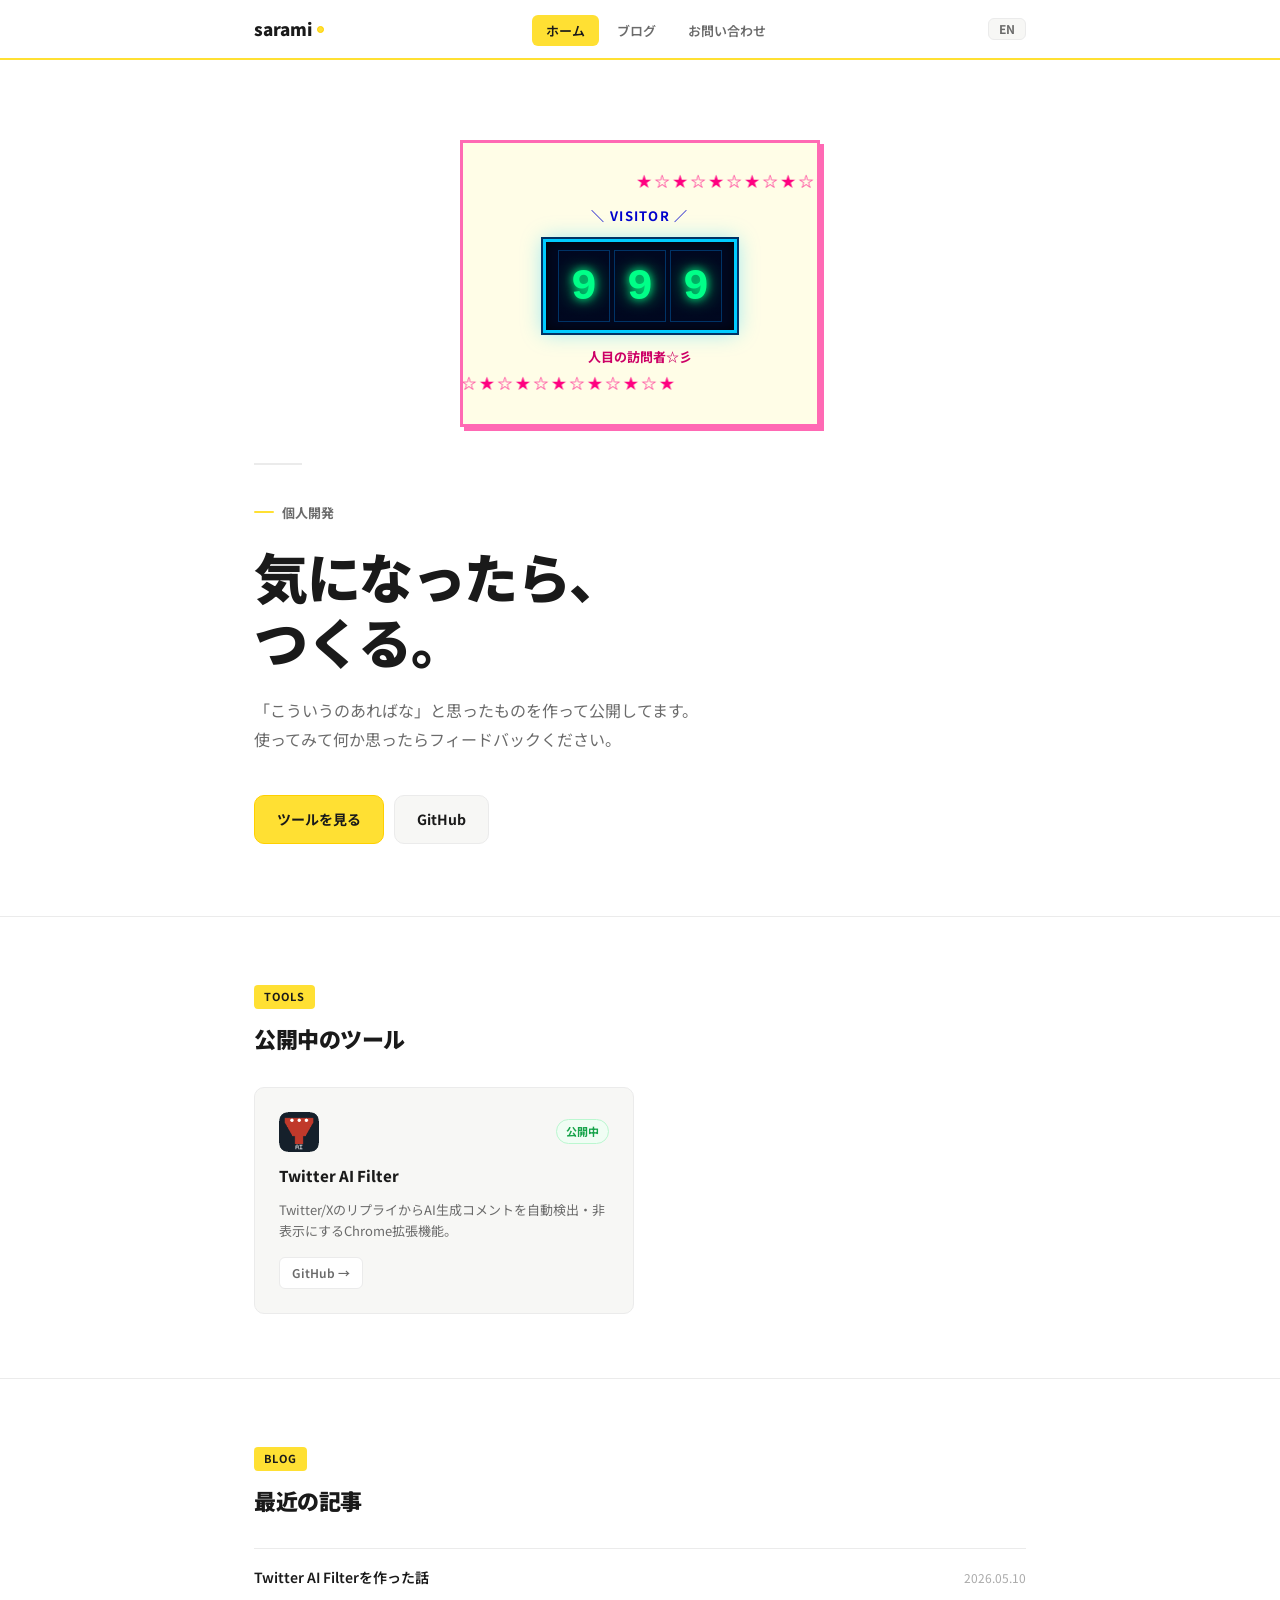
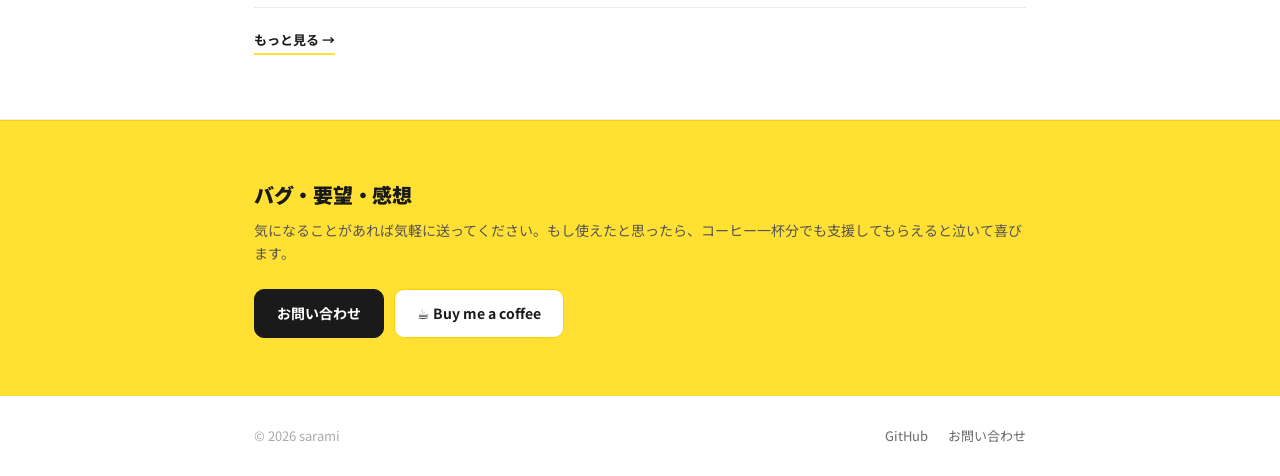
<file: index.html>
<!DOCTYPE html>
<html lang="ja">
<head>
  <meta charset="UTF-8">
  <meta name="viewport" content="width=device-width, initial-scale=1.0">
  <title>sarami — 個人開発ツール配布サイト</title>
  <meta name="description" content="「こういうのあればな」と思ったものを作って公開しています。TwitterのAIリプ検出フィルターなど、実用的な個人開発ツールを無料配布中。">
  <meta name="keywords" content="sarami,個人開発,ツール,Chrome拡張機能,Twitter,AIフィルター,無料">
  <meta name="author" content="sarami">
  <link rel="canonical" href="https://sarami29meat.github.io/">

  <!-- OGP -->
  <meta property="og:type" content="website">
  <meta property="og:url" content="https://sarami29meat.github.io/">
  <meta property="og:title" content="sarami — 個人開発ツール配布サイト">
  <meta property="og:description" content="「こういうのあればな」と思ったものを作って公開しています。TwitterのAIリプ検出フィルターなど、実用的な個人開発ツールを無料配布中。">
  <meta property="og:site_name" content="sarami">
  <meta property="og:locale" content="ja_JP">

  <!-- Twitter Card -->
  <meta name="twitter:card" content="summary">
  <meta name="twitter:title" content="sarami — 個人開発ツール配布サイト">
  <meta name="twitter:description" content="「こういうのあればな」と思ったものを作って公開しています。実用的な個人開発ツールを無料配布中。">
  <!-- Favicon -->
  <link rel="icon" type="image/x-icon" href="favicon.ico">
  <link rel="icon" type="image/svg+xml" href="icon.svg">
  <link rel="apple-touch-icon" sizes="180x180" href="apple-touch-icon.png?v=3">

  <link rel="preconnect" href="https://fonts.googleapis.com">
  <link href="https://fonts.googleapis.com/css2?family=Noto+Sans+JP:wght@400;500;700;900&display=swap" rel="stylesheet">
  <link rel="stylesheet" href="css/style.css?v=10">
  <!-- Google tag (gtag.js) -->
  <script async src="https://www.googletagmanager.com/gtag/js?id=G-NRNSLRMSQV"></script>
  <script>
    window.dataLayer = window.dataLayer || [];
    function gtag(){dataLayer.push(arguments);}
    gtag('js', new Date());
    gtag('config', 'G-NRNSLRMSQV');
  </script>
</head>
<body>

<nav>
  <div class="nav-inner">
    <a class="nav-logo" href="index.html">sarami <span class="nav-logo-dot"></span></a>
    <ul class="nav-links">
      <li><a href="index.html" class="active" data-i18n="nav-home">ホーム</a></li>
      <li><a href="blog/index.html" data-i18n="nav-blog">ブログ</a></li>
      <li><a href="contact.html" data-i18n="nav-contact">お問い合わせ</a></li>
    </ul>
    <div class="nav-right">
      <button id="lang-toggle">EN</button>
      <div class="nav-burger"><span></span><span></span><span></span></div>
    </div>
  </div>
</nav>

<main>
  <section class="hero">
    <div class="wrap">

      <!-- スロットカウンター -->
      <div class="counter-stage">
        <marquee class="kira-marquee" scrollamount="4">★☆★☆★☆★☆★☆★☆★☆★☆★☆★☆★☆</marquee>
        <p class="counter-eyebrow">＼ VISITOR ／</p>
        <div class="digit-display" id="digit-display">
          <div class="digit-box"><div class="digit-reel"><span>9</span></div></div>
          <div class="digit-box"><div class="digit-reel"><span>9</span></div></div>
          <div class="digit-box"><div class="digit-reel"><span>9</span></div></div>
        </div>
        <p class="counter-label">人目の訪問者☆彡</p>
        <marquee class="kira-marquee" scrollamount="4" direction="right">☆★☆★☆★☆★☆★☆★☆★☆★☆★☆★☆★</marquee>
      </div>

      <div class="hero-sep"></div>

      <p class="hero-eyebrow" data-i18n="hero-eyebrow">個人開発</p>
      <h1 data-i18n="hero-title">気になったら、<br>つくる。</h1>
      <p class="hero-body" data-i18n="hero-body">「こういうのあればな」と思ったものを作って公開してます。<br>使ってみて何か思ったらフィードバックください。</p>
      <div class="hero-actions">
        <a href="#tools" class="btn-primary" data-i18n="hero-btn-tools">ツールを見る</a>
        <a href="https://github.com/sarami29meat" target="_blank" class="btn-ghost">GitHub</a>
      </div>
    </div>
  </section>

  <section class="sec" id="tools">
    <div class="wrap">
      <div class="sec-head">
        <p class="sec-label" data-i18n="tools-label">Tools</p>
        <h2 class="sec-title" data-i18n="tools-title">公開中のツール</h2>
      </div>
      <div class="tools-grid" id="tools-grid"></div>
    </div>
  </section>

  <section class="sec">
    <div class="wrap">
      <div class="sec-head">
        <p class="sec-label" data-i18n="blog-label">Blog</p>
        <h2 class="sec-title" data-i18n="blog-title">最近の記事</h2>
      </div>
      <div class="posts-list" id="recent-posts"></div>
      <a href="blog/index.html" class="more-link" data-i18n="more-link">もっと見る →</a>
    </div>
  </section>

  <section class="sec-contact">
    <div class="wrap">
      <div class="contact-cta">
        <div class="contact-cta-text">
          <h2 class="contact-cta-title" data-i18n="cta-title">バグ・要望・感想</h2>
          <p class="contact-cta-sub" data-i18n="cta-sub">気になることがあれば気軽に送ってください。もし使えたと思ったら、コーヒー一杯分でも支援してもらえると泣いて喜びます。</p>
        </div>
        <div class="contact-cta-actions">
          <a href="contact.html" class="btn-primary" data-i18n="cta-btn-contact">お問い合わせ</a>
          <a href="https://www.buymeacoffee.com/sarami2929" target="_blank" class="btn-ghost" data-i18n="cta-btn-coffee">☕ Buy me a coffee</a>
        </div>
      </div>
    </div>
  </section>
</main>

<!-- キリ番ポップアップ -->
<div id="kiriban-overlay" style="display:none;">
  <div id="kiriban-box">
    <div id="kiriban-inner">
      <div id="kiriban-stars">★☆★☆★☆★</div>
      <div id="kiriban-emoji">🎉</div>
      <span id="kiriban-num"></span>
      <div id="kiriban-msg"></div>
      <a id="kiriban-link" href="#" target="_blank" style="display:none;">
        ★ キリ番特別ページへ ★
      </a>
      <br>
      <button id="kiriban-close">【 閉じる 】</button>
    </div>
  </div>
</div>

<footer>
  <div class="wrap">
    <div class="foot-inner">
      <span class="foot-copy">© 2026 sarami</span>
      <div class="foot-links">
        <a href="https://github.com/sarami29meat" target="_blank">GitHub</a>
        <a href="contact.html" data-i18n="nav-contact">お問い合わせ</a>
      </div>
    </div>
  </div>
</footer>

<script type="application/ld+json">
{
  "@context": "https://schema.org",
  "@type": "WebSite",
  "name": "sarami",
  "url": "https://sarami29meat.github.io/",
  "description": "個人開発ツール配布サイト。気になったら作る。",
  "author": {
    "@type": "Person",
    "name": "sarami",
    "url": "https://sarami29meat.github.io/",
    "sameAs": ["https://github.com/sarami29meat"]
  },
  "potentialAction": {
    "@type": "SearchAction",
    "target": "https://sarami29meat.github.io/blog/",
    "query-input": "required name=search_term_string"
  }
}
</script>
<script src="data/tools.js?v=2"></script>
<script src="data/posts.js?v=2"></script>
<script src="js/main.js?v=13"></script>
</body>
</html>
</file>
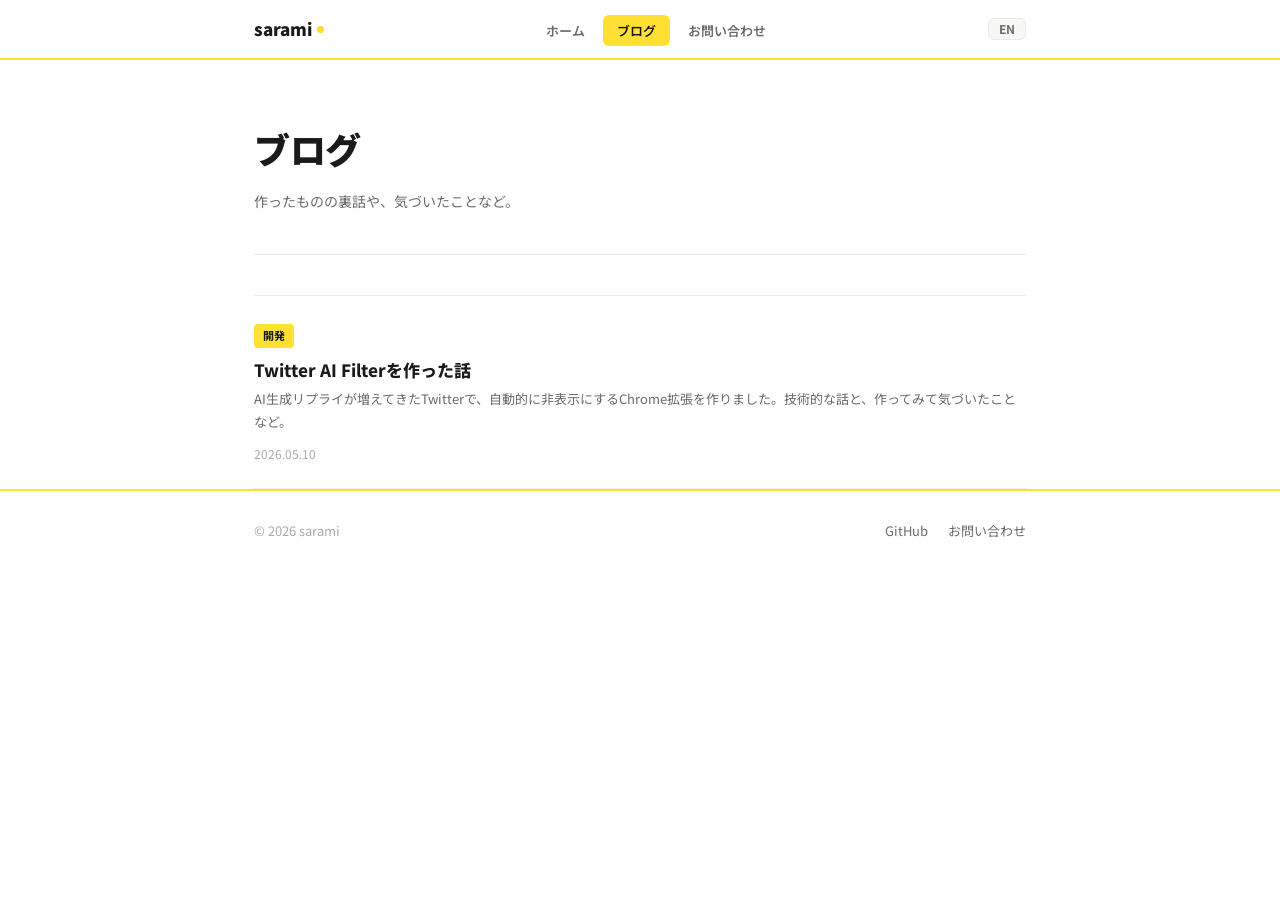
<file: blog/index.html>
<!DOCTYPE html>
<html lang="ja">
<head>
  <meta charset="UTF-8">
  <meta name="viewport" content="width=device-width, initial-scale=1.0">
  <title>ブログ — sarami | 個人開発の記録</title>
  <meta name="description" content="saramiの個人開発ブログ。ツール制作の裏側や技術的な話を書いています。">
  <meta name="author" content="sarami">
  <link rel="canonical" href="https://sarami29meat.github.io/blog/">
  <meta property="og:type" content="website">
  <meta property="og:url" content="https://sarami29meat.github.io/blog/">
  <meta property="og:title" content="ブログ — sarami | 個人開発の記録">
  <meta property="og:description" content="saramiの個人開発ブログ。ツール制作の裏側や技術的な話を書いています。">
  <meta property="og:site_name" content="sarami">
  <meta name="twitter:card" content="summary">
  <meta name="twitter:title" content="ブログ — sarami | 個人開発の記録">
  <meta name="twitter:description" content="saramiの個人開発ブログ。ツール制作の裏側や技術的な話を書いています。">
  <link rel="icon" type="image/x-icon" href="../favicon.ico">
  <link rel="icon" type="image/svg+xml" href="../icon.svg">
  <link rel="preconnect" href="https://fonts.googleapis.com">
  <link href="https://fonts.googleapis.com/css2?family=Noto+Sans+JP:wght@400;500;700;900&display=swap" rel="stylesheet">
  <link rel="stylesheet" href="../css/style.css">
  <!-- Google tag (gtag.js) -->
  <script async src="https://www.googletagmanager.com/gtag/js?id=G-NRNSLRMSQV"></script>
  <script>
    window.dataLayer = window.dataLayer || [];
    function gtag(){dataLayer.push(arguments);}
    gtag('js', new Date());
    gtag('config', 'G-NRNSLRMSQV');
  </script>
</head>
<body>

<nav>
  <div class="nav-inner">
    <a class="nav-logo" href="../index.html">sarami <span class="nav-logo-dot"></span></a>
    <ul class="nav-links">
      <li><a href="../index.html" data-i18n="nav-home">ホーム</a></li>
      <li><a href="index.html" class="active" data-i18n="nav-blog">ブログ</a></li>
      <li><a href="../contact.html" data-i18n="nav-contact">お問い合わせ</a></li>
    </ul>
    <div class="nav-right">
      <button id="lang-toggle">EN</button>
      <div class="nav-burger"><span></span><span></span><span></span></div>
    </div>
  </div>
</nav>

<main>
  <div class="wrap">
    <div class="page-hd">
      <h1 data-i18n="blog-page-title">ブログ</h1>
      <p class="page-hd-sub" data-i18n="blog-page-sub">作ったものの裏話や、気づいたことなど。</p>
    </div>
    <div class="blog-list" id="blog-grid"></div>
  </div>
</main>

<footer>
  <div class="wrap">
    <div class="foot-inner">
      <span class="foot-copy">© 2026 sarami</span>
      <div class="foot-links">
        <a href="https://github.com/sarami29meat" target="_blank">GitHub</a>
        <a href="../contact.html" data-i18n="nav-contact">お問い合わせ</a>
      </div>
    </div>
  </div>
</footer>

<script src="../data/tools.js"></script>
<script src="../data/posts.js"></script>
<script src="../js/main.js"></script>
</body>
</html>
</file>
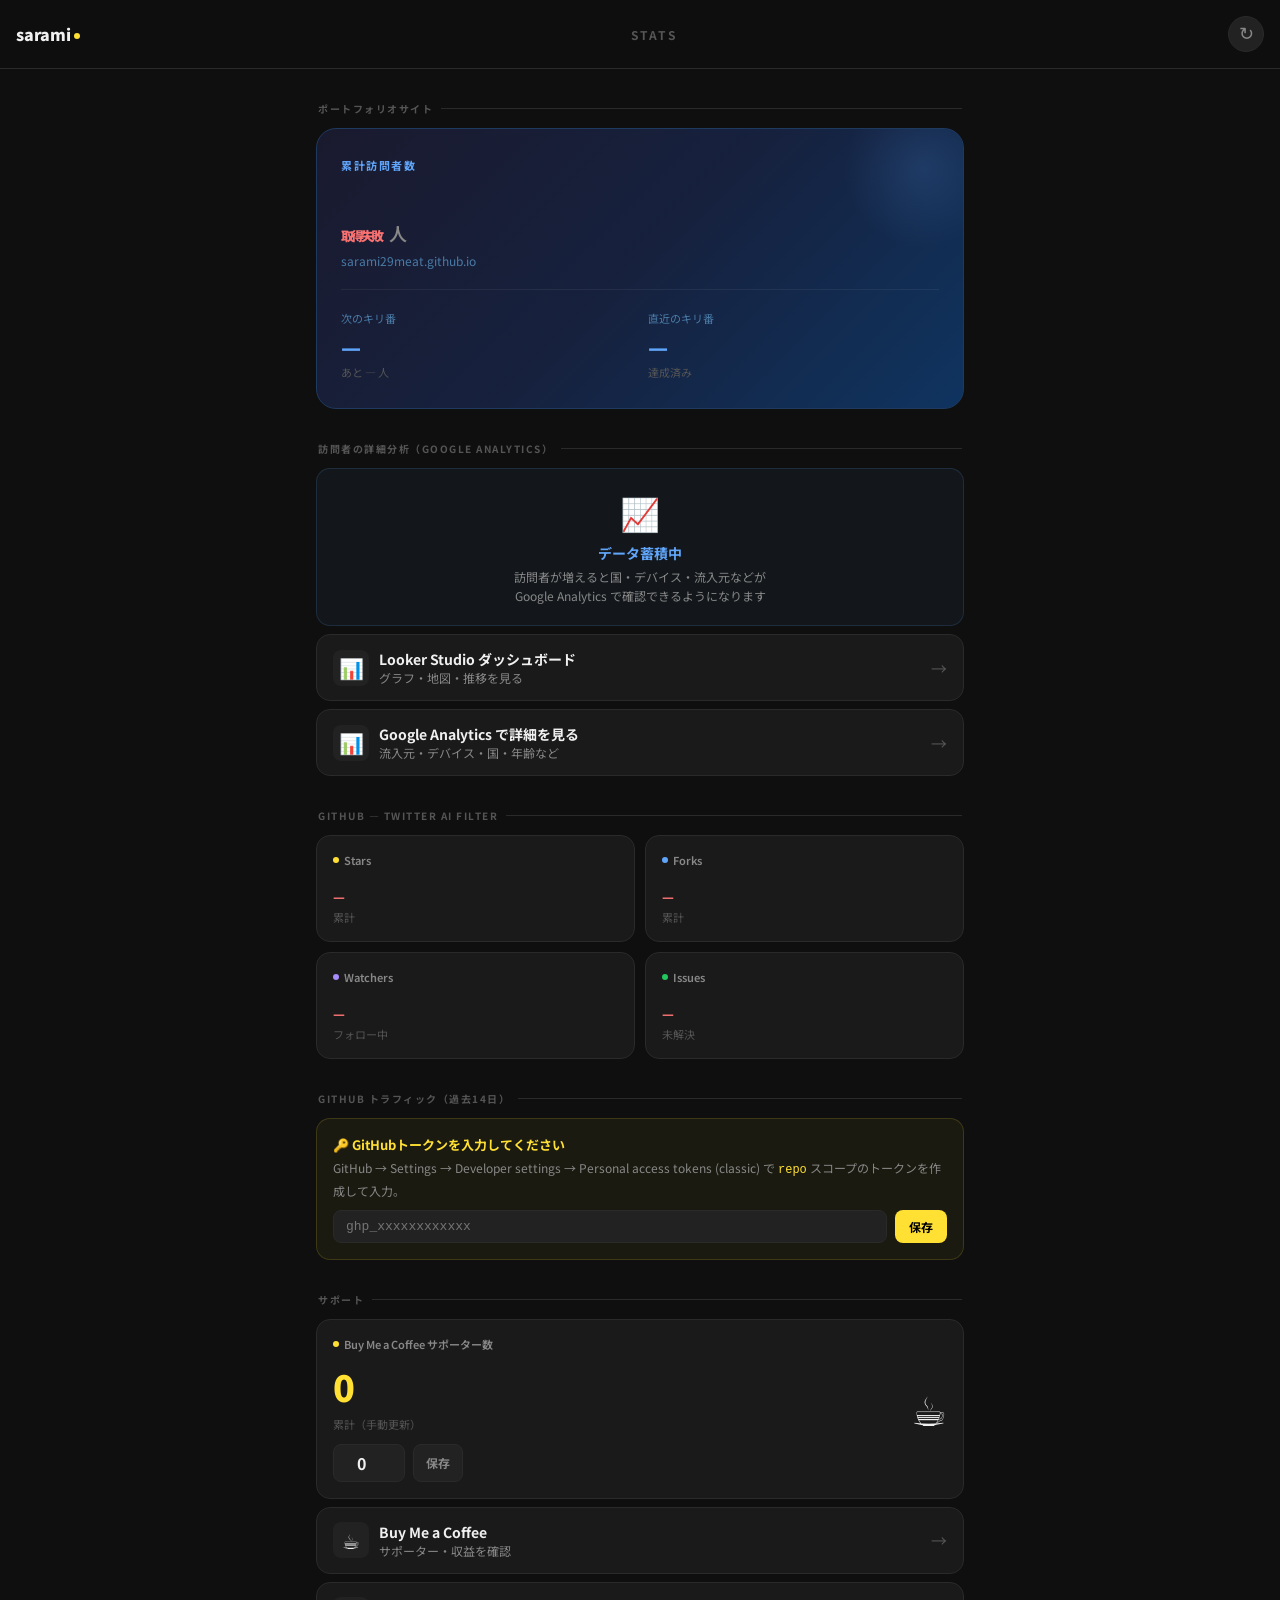
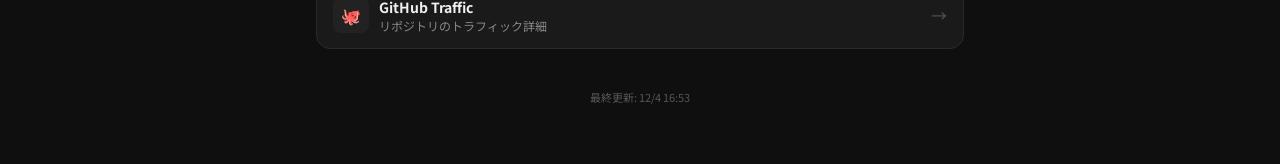
<file: stats/index.html>
<!DOCTYPE html>
<html lang="ja">
<head>
  <meta charset="UTF-8">
  <meta name="viewport" content="width=device-width, initial-scale=1.0, maximum-scale=1.0">
  <title>Stats — sarami</title>
  <link rel="preconnect" href="https://fonts.googleapis.com">
  <link href="https://fonts.googleapis.com/css2?family=Noto+Sans+JP:wght@400;600;700;900&display=swap" rel="stylesheet">
  <script async src="https://www.googletagmanager.com/gtag/js?id=G-NRNSLRMSQV"></script>
  <script>
    window.dataLayer = window.dataLayer || [];
    function gtag(){dataLayer.push(arguments);}
    gtag('js', new Date());
    gtag('config', 'G-NRNSLRMSQV');
  </script>
  <style>
    *, *::before, *::after { box-sizing: border-box; margin: 0; padding: 0; }

    :root {
      --bg:     #0f0f0f;
      --bg2:    #1a1a1a;
      --bg3:    #222;
      --border: #2a2a2a;
      --text:   #f0f0f0;
      --sub:    #888;
      --muted:  #555;
      --yellow: #FFE033;
      --green:  #22c55e;
      --blue:   #60a5fa;
      --purple: #a78bfa;
      --red:    #f87171;
      --font:   'Noto Sans JP', system-ui, sans-serif;
      --r:      14px;
    }

    body { background: var(--bg); color: var(--text); font-family: var(--font); min-height: 100vh; padding-bottom: 60px; }

    /* Header */
    .hd {
      padding: 16px;
      display: flex; align-items: center; justify-content: space-between;
      border-bottom: 1px solid var(--border);
      position: sticky; top: 0;
      background: rgba(15,15,15,0.96);
      backdrop-filter: blur(12px);
      z-index: 10;
    }
    .hd-logo { font-size: 16px; font-weight: 900; color: var(--text); text-decoration: none; }
    .hd-logo span { display: inline-block; width: 6px; height: 6px; background: var(--yellow); border-radius: 50%; margin-left: 3px; vertical-align: middle; margin-bottom: 2px; }
    .hd-title { font-size: 12px; font-weight: 700; color: var(--muted); letter-spacing: 2px; text-transform: uppercase; }
    .hd-refresh { background: var(--bg3); border: 1px solid var(--border); color: var(--sub); font-size: 18px; width: 36px; height: 36px; border-radius: 50%; cursor: pointer; display: flex; align-items: center; justify-content: center; transition: background 0.15s; }
    .hd-refresh:hover { background: var(--border); }
    .hd-refresh.spinning { animation: spin 1s linear infinite; }
    @keyframes spin { to { transform: rotate(360deg); } }

    /* Layout */
    .wrap { max-width: 680px; margin: 0 auto; padding: 0 16px; }

    /* Section */
    .section { margin-top: 32px; }
    .section-label {
      font-size: 10px; font-weight: 700; color: var(--muted);
      text-transform: uppercase; letter-spacing: 1.5px;
      margin-bottom: 12px; padding: 0 2px;
      display: flex; align-items: center; gap: 8px;
    }
    .section-label::after { content: ''; flex: 1; height: 1px; background: var(--border); }

    /* Hero visitor card */
    .hero-card {
      background: linear-gradient(135deg, #1a1a2e 0%, #16213e 50%, #0f3460 100%);
      border: 1px solid #1e3a5f;
      border-radius: 20px;
      padding: 28px 24px;
      position: relative;
      overflow: hidden;
    }
    .hero-card::before {
      content: '';
      position: absolute; top: -40px; right: -40px;
      width: 160px; height: 160px;
      background: radial-gradient(circle, rgba(96,165,250,0.15) 0%, transparent 70%);
      border-radius: 50%;
    }
    .hero-eyebrow { font-size: 11px; font-weight: 700; color: var(--blue); text-transform: uppercase; letter-spacing: 1.5px; margin-bottom: 8px; }
    .hero-num { font-size: 64px; font-weight: 900; color: #fff; line-height: 1; letter-spacing: -3px; }
    .hero-unit { font-size: 18px; font-weight: 600; color: var(--sub); margin-left: 4px; }
    .hero-sub { font-size: 12px; color: #4a7ba7; margin-top: 6px; }
    .hero-grid { display: grid; grid-template-columns: 1fr 1fr; gap: 16px; margin-top: 20px; padding-top: 20px; border-top: 1px solid rgba(255,255,255,0.06); }
    .hero-stat-label { font-size: 11px; color: #4a7ba7; margin-bottom: 4px; }
    .hero-stat-val { font-size: 22px; font-weight: 900; color: var(--blue); }
    .hero-stat-sub { font-size: 11px; color: var(--muted); margin-top: 2px; }

    /* Looker embed */
    .looker-wrap {
      border-radius: var(--r);
      overflow: hidden;
      border: 1px solid var(--border);
      background: var(--bg2);
    }
    .looker-wrap iframe { display: block; }

    /* Cards */
    .cards-2 { display: grid; grid-template-columns: 1fr 1fr; gap: 10px; }
    .cards-4 { display: grid; grid-template-columns: 1fr 1fr; gap: 10px; }
    .card { background: var(--bg2); border: 1px solid var(--border); border-radius: var(--r); padding: 16px; }
    .card-label { font-size: 11px; color: var(--sub); font-weight: 600; margin-bottom: 8px; display: flex; align-items: center; gap: 5px; }
    .card-dot { width: 6px; height: 6px; border-radius: 50%; flex-shrink: 0; }
    .card-value { font-size: 28px; font-weight: 900; color: var(--text); line-height: 1; letter-spacing: -1px; }
    .card-sub { font-size: 11px; color: var(--muted); margin-top: 5px; }

    /* Skel */
    .skel { background: linear-gradient(90deg, var(--bg3) 25%, var(--border) 50%, var(--bg3) 75%); background-size: 200% 100%; animation: shimmer 1.4s infinite; border-radius: 6px; height: 28px; }
    @keyframes shimmer { to { background-position: -200% 0; } }

    /* Token setup */
    .setup-card { background: rgba(255,224,51,0.05); border: 1px solid rgba(255,224,51,0.15); border-radius: var(--r); padding: 16px; }
    .setup-title { font-size: 13px; font-weight: 700; color: var(--yellow); margin-bottom: 4px; }
    .setup-text { font-size: 12px; color: var(--sub); line-height: 1.6; margin-bottom: 10px; }
    .token-input-wrap { display: flex; gap: 8px; }
    .token-input { flex: 1; background: var(--bg3); border: 1px solid var(--border); border-radius: 8px; padding: 8px 12px; color: var(--text); font-size: 13px; font-family: monospace; outline: none; }
    .token-input:focus { border-color: var(--yellow); }
    .token-save { background: var(--yellow); color: #000; font-size: 12px; font-weight: 700; border: none; border-radius: 8px; padding: 8px 14px; cursor: pointer; font-family: var(--font); white-space: nowrap; }

    /* Link card */
    .link-card { display: flex; align-items: center; justify-content: space-between; gap: 12px; background: var(--bg2); border: 1px solid var(--border); border-radius: var(--r); padding: 14px 16px; text-decoration: none; color: inherit; transition: background 0.15s; margin-bottom: 8px; }
    .link-card:hover { background: var(--bg3); }
    .link-card:last-child { margin-bottom: 0; }
    .link-card-left { display: flex; align-items: center; gap: 10px; }
    .link-card-icon { font-size: 20px; width: 36px; height: 36px; border-radius: 8px; background: var(--bg3); display: flex; align-items: center; justify-content: center; }
    .link-card-title { font-size: 14px; font-weight: 700; }
    .link-card-sub { font-size: 12px; color: var(--sub); }
    .link-card-arrow { font-size: 16px; color: var(--muted); }

    /* BMC */
    .bmc-card { background: var(--bg2); border: 1px solid var(--border); border-radius: var(--r); padding: 16px; display: flex; align-items: center; justify-content: space-between; gap: 12px; }
    .bmc-val { font-size: 36px; font-weight: 900; color: var(--yellow); margin: 4px 0; }
    .bmc-sub { font-size: 11px; color: var(--muted); }
    .manual-row { display: flex; gap: 8px; margin-top: 12px; }
    .manual-input { width: 72px; background: var(--bg3); border: 1px solid var(--border); border-radius: 8px; padding: 6px 8px; color: var(--text); font-size: 16px; font-weight: 700; text-align: center; font-family: var(--font); outline: none; }
    .manual-input:focus { border-color: var(--yellow); }
    .manual-save { background: var(--bg3); border: 1px solid var(--border); color: var(--sub); font-size: 12px; font-weight: 700; border-radius: 8px; padding: 6px 12px; cursor: pointer; font-family: var(--font); transition: 0.15s; }
    .manual-save:hover { background: var(--border); color: var(--text); }
    .manual-save.saved { color: var(--green); border-color: var(--green); }

    .err-text { color: var(--red); font-size: 13px; }
    .last-updated { text-align: center; font-size: 11px; color: var(--muted); margin-top: 40px; }
  </style>
</head>
<body>

<header class="hd">
  <a class="hd-logo" href="../index.html">sarami<span></span></a>
  <span class="hd-title">Stats</span>
  <button class="hd-refresh" id="refresh-btn" title="更新">↻</button>
</header>

<div class="wrap">

  <!-- ===== ポートフォリオ訪問者 ===== -->
  <div class="section">
    <p class="section-label">ポートフォリオサイト</p>
    <div class="hero-card">
      <div class="hero-eyebrow">累計訪問者数</div>
      <div>
        <span class="hero-num" id="site-visitors"><span class="skel" style="width:120px;height:60px;display:inline-block;"></span></span>
        <span class="hero-unit">人</span>
      </div>
      <div class="hero-sub">sarami29meat.github.io</div>
      <div class="hero-grid">
        <div>
          <div class="hero-stat-label">次のキリ番</div>
          <div class="hero-stat-val" id="site-next-kiriban">—</div>
          <div class="hero-stat-sub">あと <span id="site-kiriban-left">—</span> 人</div>
        </div>
        <div>
          <div class="hero-stat-label">直近のキリ番</div>
          <div class="hero-stat-val" id="site-prev-kiriban">—</div>
          <div class="hero-stat-sub">達成済み</div>
        </div>
      </div>
    </div>
  </div>

  <!-- ===== Looker Studio（GA4詳細） ===== -->
  <div class="section">
    <p class="section-label">訪問者の詳細分析（Google Analytics）</p>
    <div style="background:rgba(96,165,250,0.05);border:1px solid rgba(96,165,250,0.15);border-radius:var(--r);padding:20px 16px;margin-bottom:8px;text-align:center;">
      <div style="font-size:32px;margin-bottom:8px;">📈</div>
      <div style="font-size:14px;font-weight:700;color:var(--blue);margin-bottom:4px;">データ蓄積中</div>
      <div style="font-size:12px;color:var(--sub);line-height:1.6;">訪問者が増えると国・デバイス・流入元などが<br>Google Analytics で確認できるようになります</div>
    </div>
    <a class="link-card" href="https://datastudio.google.com/reporting/9a441dda-20dd-4638-9c0d-2dd628c31d3b" target="_blank" style="margin-bottom:8px;">
      <div class="link-card-left">
        <div class="link-card-icon">📊</div>
        <div>
          <div class="link-card-title">Looker Studio ダッシュボード</div>
          <div class="link-card-sub">グラフ・地図・推移を見る</div>
        </div>
      </div>
      <span class="link-card-arrow">→</span>
    </a>
    <a class="link-card" href="https://analytics.google.com" target="_blank" style="margin-top:0px;">
      <div class="link-card-left">
        <div class="link-card-icon">📊</div>
        <div>
          <div class="link-card-title">Google Analytics で詳細を見る</div>
          <div class="link-card-sub">流入元・デバイス・国・年齢など</div>
        </div>
      </div>
      <span class="link-card-arrow">→</span>
    </a>
  </div>

  <!-- ===== GitHub — Twitter AI Filter ===== -->
  <div class="section">
    <p class="section-label">GitHub — Twitter AI Filter</p>
    <div class="cards-4">
      <div class="card">
        <div class="card-label"><span class="card-dot" style="background:#FFE033"></span>Stars</div>
        <div class="card-value" id="gh-stars"><div class="skel"></div></div>
        <div class="card-sub">累計</div>
      </div>
      <div class="card">
        <div class="card-label"><span class="card-dot" style="background:#60a5fa"></span>Forks</div>
        <div class="card-value" id="gh-forks"><div class="skel"></div></div>
        <div class="card-sub">累計</div>
      </div>
      <div class="card">
        <div class="card-label"><span class="card-dot" style="background:#a78bfa"></span>Watchers</div>
        <div class="card-value" id="gh-watchers"><div class="skel"></div></div>
        <div class="card-sub">フォロー中</div>
      </div>
      <div class="card">
        <div class="card-label"><span class="card-dot" style="background:#22c55e"></span>Issues</div>
        <div class="card-value" id="gh-issues"><div class="skel"></div></div>
        <div class="card-sub">未解決</div>
      </div>
    </div>
  </div>

  <!-- ===== GitHub トラフィック ===== -->
  <div class="section">
    <p class="section-label">GitHub トラフィック（過去14日）</p>
    <div class="cards-4" id="traffic-cards" style="display:none;">
      <div class="card">
        <div class="card-label"><span class="card-dot" style="background:#22c55e"></span>閲覧数</div>
        <div class="card-value" id="gh-views">—</div>
        <div class="card-sub">PV</div>
      </div>
      <div class="card">
        <div class="card-label"><span class="card-dot" style="background:#f87171"></span>ユニーク訪問者</div>
        <div class="card-value" id="gh-unique">—</div>
        <div class="card-sub">UU</div>
      </div>
      <div class="card">
        <div class="card-label"><span class="card-dot" style="background:#fb923c"></span>クローン</div>
        <div class="card-value" id="gh-clones">—</div>
        <div class="card-sub">累計</div>
      </div>
      <div class="card">
        <div class="card-label"><span class="card-dot" style="background:#34d399"></span>ユニークDL</div>
        <div class="card-value" id="gh-clones-unique">—</div>
        <div class="card-sub">ユニーク</div>
      </div>
    </div>
    <div class="setup-card" id="token-setup">
      <div class="setup-title">🔑 GitHubトークンを入力してください</div>
      <div class="setup-text">GitHub → Settings → Developer settings → Personal access tokens (classic) で <code style="color:var(--yellow)">repo</code> スコープのトークンを作成して入力。</div>
      <div class="token-input-wrap">
        <input class="token-input" id="gh-token-input" type="password" placeholder="ghp_xxxxxxxxxxxx">
        <button class="token-save" id="gh-token-save">保存</button>
      </div>
    </div>
  </div>

  <!-- ===== サポート ===== -->
  <div class="section">
    <p class="section-label">サポート</p>
    <div class="bmc-card">
      <div>
        <div class="card-label"><span class="card-dot" style="background:#FFE033"></span>Buy Me a Coffee サポーター数</div>
        <div class="bmc-val" id="bmc-count">—</div>
        <div class="bmc-sub">累計（手動更新）</div>
        <div class="manual-row">
          <input class="manual-input" id="bmc-input" type="number" min="0" placeholder="0">
          <button class="manual-save" id="bmc-save">保存</button>
        </div>
      </div>
      <div style="font-size:40px;">☕</div>
    </div>
    <a class="link-card" href="https://www.buymeacoffee.com/sarami2929" target="_blank" style="margin-top:8px;">
      <div class="link-card-left">
        <div class="link-card-icon">☕</div>
        <div>
          <div class="link-card-title">Buy Me a Coffee</div>
          <div class="link-card-sub">サポーター・収益を確認</div>
        </div>
      </div>
      <span class="link-card-arrow">→</span>
    </a>
    <a class="link-card" href="https://github.com/sarami29meat/twitter-ai-filter/graphs/traffic" target="_blank">
      <div class="link-card-left">
        <div class="link-card-icon" style="font-size:16px;">🐙</div>
        <div>
          <div class="link-card-title">GitHub Traffic</div>
          <div class="link-card-sub">リポジトリのトラフィック詳細</div>
        </div>
      </div>
      <span class="link-card-arrow">→</span>
    </a>
  </div>

</div>

<p class="last-updated" id="last-updated">—</p>

<script>
const REPO = 'sarami29meat/twitter-ai-filter';
const TOKEN_KEY = 'sarami_gh_token';
const BMC_KEY   = 'sarami_bmc_count';
const KIRIBAN_LIST = [10, 50, 100, 200, 300, 500, 1000, 2000, 3000, 5000, 10000, 20000, 50000, 100000];

function fmt(n) {
  if (n === null || n === undefined) return '—';
  return Number(n).toLocaleString('ja-JP');
}
function setVal(id, val) {
  const el = document.getElementById(id);
  if (el) el.textContent = fmt(val);
}

async function loadSiteVisitors() {
  try {
    const res = await fetch('https://api.counterapi.dev/v1/sarami29meat/visits/');
    if (!res.ok) throw new Error(res.status);
    const d = await res.json();
    const count = d.count ?? d.value ?? 0;
    document.getElementById('site-visitors').textContent = count.toLocaleString('ja-JP');
    const next = KIRIBAN_LIST.find(n => n > count);
    const prev = [...KIRIBAN_LIST].reverse().find(n => n <= count);
    document.getElementById('site-next-kiriban').textContent = next ? next.toLocaleString('ja-JP') : '—';
    document.getElementById('site-kiriban-left').textContent = next ? (next - count).toLocaleString('ja-JP') : '—';
    document.getElementById('site-prev-kiriban').textContent = prev ? prev.toLocaleString('ja-JP') : '—';
  } catch(e) {
    document.getElementById('site-visitors').innerHTML = '<span class="err-text">取得失敗</span>';
  }
}

async function loadGitHub() {
  try {
    const res = await fetch(`https://api.github.com/repos/${REPO}`);
    if (!res.ok) throw new Error(res.status);
    const d = await res.json();
    setVal('gh-stars',    d.stargazers_count);
    setVal('gh-forks',    d.forks_count);
    setVal('gh-watchers', d.subscribers_count);
    setVal('gh-issues',   d.open_issues_count);
  } catch(e) {
    ['gh-stars','gh-forks','gh-watchers','gh-issues'].forEach(id => {
      const el = document.getElementById(id);
      if (el) el.innerHTML = '<span class="err-text">—</span>';
    });
  }
}

async function loadTraffic(token) {
  const headers = { Authorization: `token ${token}`, Accept: 'application/vnd.github.v3+json' };
  try {
    const [views, clones] = await Promise.all([
      fetch(`https://api.github.com/repos/${REPO}/traffic/views`, { headers }).then(r => r.json()),
      fetch(`https://api.github.com/repos/${REPO}/traffic/clones`, { headers }).then(r => r.json()),
    ]);
    setVal('gh-views',         views.count);
    setVal('gh-unique',        views.uniques);
    setVal('gh-clones',        clones.count);
    setVal('gh-clones-unique', clones.uniques);
    document.getElementById('traffic-cards').style.display = 'grid';
    document.getElementById('token-setup').style.display = 'none';
  } catch(e) {
    console.error('Traffic load failed', e);
  }
}

document.getElementById('gh-token-save').addEventListener('click', () => {
  const val = document.getElementById('gh-token-input').value.trim();
  if (!val) return;
  localStorage.setItem(TOKEN_KEY, val);
  loadTraffic(val);
});

function loadBMC() {
  const saved = localStorage.getItem(BMC_KEY) || '0';
  document.getElementById('bmc-count').textContent = fmt(parseInt(saved));
  document.getElementById('bmc-input').value = saved;
}

document.getElementById('bmc-save').addEventListener('click', () => {
  const val = document.getElementById('bmc-input').value;
  localStorage.setItem(BMC_KEY, val);
  document.getElementById('bmc-count').textContent = fmt(parseInt(val));
  const btn = document.getElementById('bmc-save');
  btn.textContent = '✓ 保存';
  btn.classList.add('saved');
  setTimeout(() => { btn.textContent = '保存'; btn.classList.remove('saved'); }, 1500);
});

async function loadAll() {
  const btn = document.getElementById('refresh-btn');
  btn.classList.add('spinning');
  await Promise.all([loadSiteVisitors(), loadGitHub()]);
  const token = localStorage.getItem(TOKEN_KEY);
  if (token) await loadTraffic(token);
  loadBMC();
  btn.classList.remove('spinning');
  document.getElementById('last-updated').textContent =
    '最終更新: ' + new Date().toLocaleString('ja-JP', { month:'numeric', day:'numeric', hour:'2-digit', minute:'2-digit' });
}

document.getElementById('refresh-btn').addEventListener('click', loadAll);
loadAll();
</script>
</body>
</html>
</file>
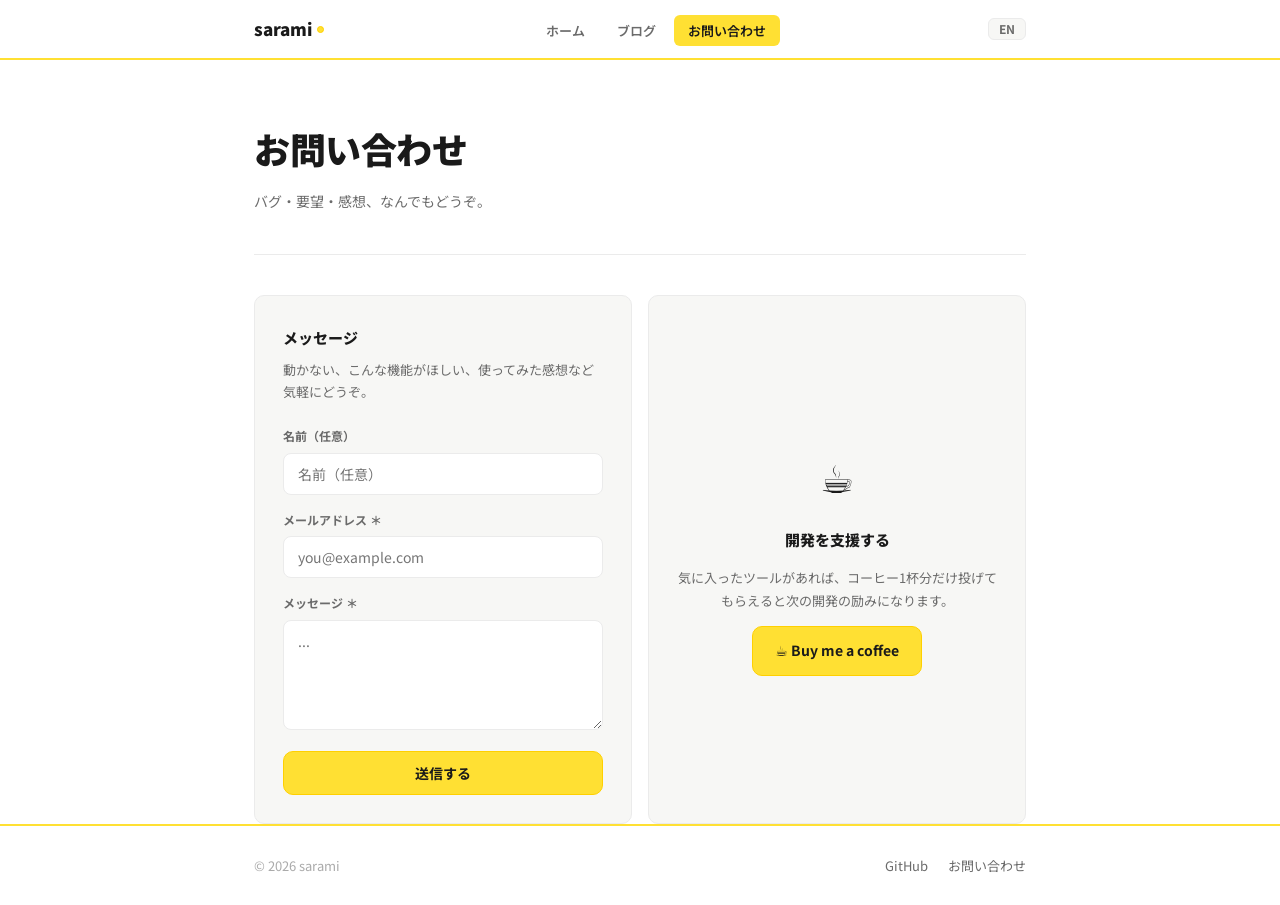
<file: contact.html>
<!DOCTYPE html>
<html lang="ja">
<head>
  <meta charset="UTF-8">
  <meta name="viewport" content="width=device-width, initial-scale=1.0">
  <title>お問い合わせ — sarami</title>
  <meta name="description" content="saramiへのバグ報告・機能要望・感想はこちらから。">
  <meta name="author" content="sarami">
  <link rel="canonical" href="https://sarami29meat.github.io/contact.html">
  <meta property="og:type" content="website">
  <meta property="og:url" content="https://sarami29meat.github.io/contact.html">
  <meta property="og:title" content="お問い合わせ — sarami">
  <meta property="og:description" content="saramiへのバグ報告・機能要望・感想はこちらから。">
  <meta property="og:site_name" content="sarami">
  <meta name="twitter:card" content="summary">
  <meta name="twitter:title" content="お問い合わせ — sarami">
  <meta name="twitter:description" content="saramiへのバグ報告・機能要望・感想はこちらから。">
  <link rel="icon" type="image/x-icon" href="favicon.ico">
  <link rel="icon" type="image/svg+xml" href="icon.svg">
  <link rel="preconnect" href="https://fonts.googleapis.com">
  <link href="https://fonts.googleapis.com/css2?family=Noto+Sans+JP:wght@400;500;700;900&display=swap" rel="stylesheet">
  <link rel="stylesheet" href="css/style.css">
  <!-- Google tag (gtag.js) -->
  <script async src="https://www.googletagmanager.com/gtag/js?id=G-NRNSLRMSQV"></script>
  <script>
    window.dataLayer = window.dataLayer || [];
    function gtag(){dataLayer.push(arguments);}
    gtag('js', new Date());
    gtag('config', 'G-NRNSLRMSQV');
  </script>
</head>
<body>

<nav>
  <div class="nav-inner">
    <a class="nav-logo" href="index.html">sarami <span class="nav-logo-dot"></span></a>
    <ul class="nav-links">
      <li><a href="index.html" data-i18n="nav-home">ホーム</a></li>
      <li><a href="blog/index.html" data-i18n="nav-blog">ブログ</a></li>
      <li><a href="contact.html" class="active" data-i18n="nav-contact">お問い合わせ</a></li>
    </ul>
    <div class="nav-right">
      <button id="lang-toggle">EN</button>
      <div class="nav-burger"><span></span><span></span><span></span></div>
    </div>
  </div>
</nav>

<main>
  <div class="wrap">
    <div class="page-hd">
      <h1 data-i18n="contact-page-title">お問い合わせ</h1>
      <p class="page-hd-sub" data-i18n="contact-page-sub">バグ・要望・感想、なんでもどうぞ。</p>
    </div>

    <div class="contact-grid">
      <div class="contact-box">
        <p class="contact-box-title" data-i18n="contact-form-title">メッセージ</p>
        <p class="contact-box-sub" data-i18n="contact-form-sub">動かない、こんな機能がほしい、使ってみた感想など気軽にどうぞ。</p>
        <form id="contact-form" action="https://formspree.io/f/YOUR_FORM_ID" method="POST">
          <div class="field">
            <label data-i18n="contact-name-label">名前（任意）</label>
            <input type="text" name="name" data-i18n-ph="contact-name-label" placeholder="お名前">
          </div>
          <div class="field">
            <label data-i18n="contact-email-label">メールアドレス ＊</label>
            <input type="email" name="email" required placeholder="you@example.com">
          </div>
          <div class="field">
            <label data-i18n="contact-msg-label">メッセージ ＊</label>
            <textarea name="message" required placeholder="..."></textarea>
          </div>
          <button type="submit" class="btn-yellow" style="width:100%;justify-content:center;" data-i18n="contact-submit">送信する</button>
        </form>
      </div>

      <div class="contact-box donate-box">
        <div class="donate-icon">☕</div>
        <p class="donate-title" data-i18n="donate-title">開発を支援する</p>
        <p class="donate-sub" data-i18n="donate-sub">気に入ったツールがあれば、コーヒー1杯分だけ投げてもらえると次の開発の励みになります。</p>
        <a class="bmc-btn" href="https://www.buymeacoffee.com/sarami2929" target="_blank">☕ Buy me a coffee</a>
      </div>
    </div>
  </div>
</main>

<footer>
  <div class="wrap">
    <div class="foot-inner">
      <span class="foot-copy">© 2026 sarami</span>
      <div class="foot-links">
        <a href="https://github.com/sarami29meat" target="_blank">GitHub</a>
        <a href="contact.html" data-i18n="nav-contact">お問い合わせ</a>
      </div>
    </div>
  </div>
</footer>

<script src="js/main.js"></script>
</body>
</html>
</file>
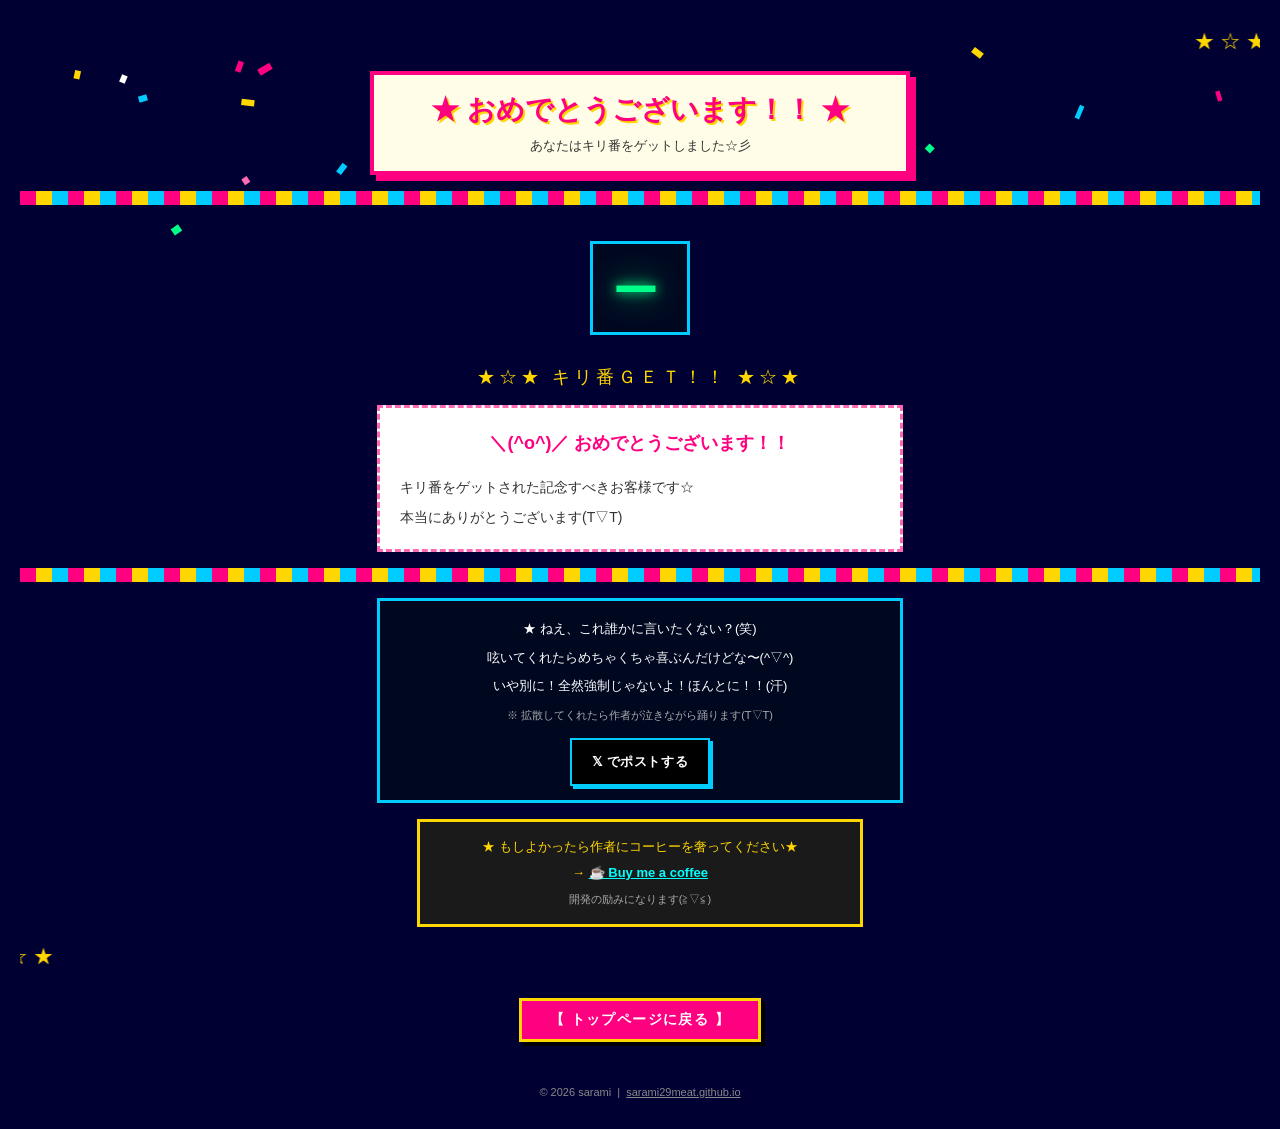
<file: oiwai.html>
<!DOCTYPE html>
<html lang="ja">
<head>
  <meta charset="UTF-8">
  <meta name="viewport" content="width=device-width, initial-scale=1.0">
  <title>★キリ番おめでとうございます★</title>
  <style>
    body {
      margin: 0;
      padding: 20px;
      background-color: #000033;
      color: #fff;
      font-family: 'MS PGothic', 'ＭＳ Ｐゴシック', 'Hiragino Kaku Gothic ProN', sans-serif;
      text-align: center;
      overflow-x: hidden;
    }

    marquee { display: block; }

    .hoshi-top {
      color: #FFD700;
      font-size: 20px;
      letter-spacing: 6px;
      margin: 8px 0;
    }

    .title-box {
      border: 4px solid #FF0080;
      background: #FFFDE7;
      color: #CC0000;
      padding: 16px;
      margin: 16px auto;
      max-width: 500px;
      box-shadow: 6px 6px 0 #FF0080;
    }

    .title-box h1 {
      font-size: 28px;
      margin: 0 0 8px;
      color: #FF0080;
      text-shadow: 2px 2px 0 #FFD700;
    }

    .title-box p {
      font-size: 13px;
      color: #333;
      margin: 0;
    }

    .num-display {
      font-family: 'Courier New', monospace;
      font-size: 64px;
      font-weight: 900;
      color: #00FF88;
      text-shadow: 0 0 12px #00FF88, 0 0 30px #00CC66;
      background: #000820;
      border: 3px solid #00CCFF;
      display: inline-block;
      padding: 8px 24px;
      margin: 20px 0;
      letter-spacing: 8px;
    }

    .msg-box {
      border: 3px dashed #FF69B4;
      background: #fff;
      color: #333;
      padding: 16px 20px;
      margin: 16px auto;
      max-width: 480px;
      font-size: 14px;
      line-height: 2.2;
      text-align: left;
    }

    .msg-box .big {
      font-size: 18px;
      font-weight: bold;
      color: #FF0080;
      display: block;
      text-align: center;
      margin-bottom: 8px;
    }

    .stripe {
      background: repeating-linear-gradient(90deg,
        #FF0080 0px, #FF0080 16px,
        #FFD700 16px, #FFD700 32px,
        #00CCFF 32px, #00CCFF 48px);
      height: 14px;
      margin: 16px 0;
    }

    .coffee-box {
      border: 3px solid #FFD700;
      background: #1a1a1a;
      color: #FFD700;
      padding: 12px 20px;
      margin: 16px auto;
      max-width: 400px;
      font-size: 13px;
      line-height: 2;
    }

    .coffee-box a {
      color: #00FFFF;
      font-weight: bold;
    }

    .tweet-box {
      border: 3px solid #00CCFF;
      background: #000820;
      color: #fff;
      padding: 14px 20px;
      margin: 16px auto;
      max-width: 480px;
      font-size: 13px;
      line-height: 2.2;
    }

    .tweet-box .hint {
      color: #aaa;
      font-size: 11px;
    }

    .tweet-btn {
      display: inline-block;
      background: #000;
      color: #fff;
      font-weight: bold;
      font-size: 13px;
      padding: 8px 20px;
      border: 2px solid #00CCFF;
      text-decoration: none;
      box-shadow: 3px 3px 0 #00CCFF;
      margin-top: 8px;
      letter-spacing: 0.05em;
    }

    .tweet-btn:hover { opacity: 0.8; }

    .back-btn {
      display: inline-block;
      background: #FF0080;
      color: #fff;
      font-weight: bold;
      font-size: 14px;
      padding: 10px 28px;
      border: 3px solid #FFD700;
      text-decoration: none;
      box-shadow: 4px 4px 0 #000;
      margin: 20px 8px;
      letter-spacing: 0.1em;
    }

    .back-btn:hover { opacity: 0.85; }

    .blink {
      animation: blink 0.8s step-end infinite;
    }
    @keyframes blink {
      0%, 100% { visibility: visible; }
      50%       { visibility: hidden; }
    }

    .stars-row {
      color: #FFD700;
      font-size: 18px;
      letter-spacing: 4px;
      margin: 10px 0;
    }

    #confetti-canvas {
      position: fixed;
      top: 0; left: 0;
      width: 100%; height: 100%;
      pointer-events: none;
      z-index: 0;
    }

    .content { position: relative; z-index: 1; }
  </style>
</head>
<body>

<canvas id="confetti-canvas"></canvas>

<div class="content">
  <marquee class="hoshi-top" scrollamount="5">★☆★☆★☆★ キリ番おめでとうございます！！ ★☆★☆★☆★</marquee>

  <div class="title-box">
    <h1>★ おめでとうございます！！ ★</h1>
    <p>あなたはキリ番をゲットしました☆彡</p>
  </div>

  <div class="stripe"></div>

  <div class="num-display" id="oiwai-num">—</div>

  <div class="stars-row">
    <span class="blink">★☆★</span>
    キリ番ＧＥＴ！！
    <span class="blink">★☆★</span>
  </div>

  <div class="msg-box" id="oiwai-msg">
    <span class="big">＼(^o^)／ おめでとうございます！！</span>
    キリ番をゲットされた記念すべきお客様です☆<br>
    本当にありがとうございます(T▽T)
  </div>

  <div class="stripe"></div>

  <div class="tweet-box">
    ★ ねえ、これ誰かに言いたくない？(笑)<br>
    呟いてくれたらめちゃくちゃ喜ぶんだけどな〜(^▽^)<br>
    いや別に！全然強制じゃないよ！ほんとに！！(汗)<br>
    <span class="hint">※ 拡散してくれたら作者が泣きながら踊ります(T▽T)</span><br>
    <a class="tweet-btn" id="tweet-btn" href="#" target="_blank">𝕏 でポストする</a>
  </div>

  <div class="coffee-box">
    ★ もしよかったら作者にコーヒーを奢ってください★<br>
    → <a href="https://www.buymeacoffee.com/sarami2929" target="_blank">☕ Buy me a coffee</a><br>
    <span style="font-size:11px;color:#aaa;">開発の励みになります(≧▽≦)</span>
  </div>

  <marquee class="hoshi-top" scrollamount="3" direction="right">☆★☆★☆★☆★☆★☆★☆★☆★☆★☆★☆★</marquee>

  <div>
    <a href="index.html" class="back-btn">【 トップページに戻る 】</a>
  </div>

  <p style="font-size:11px;color:#888;margin-top:24px;">
    © 2026 sarami &nbsp;|&nbsp; <a href="index.html" style="color:#888;">sarami29meat.github.io</a>
  </p>
</div>

<script>
// URLパラメータからキリ番情報を取得
(function() {
  const params = new URLSearchParams(location.search);
  const num = params.get('n');
  const msg = params.get('m');

  if (num) {
    document.getElementById('oiwai-num').textContent = Number(num).toLocaleString('ja-JP') + ' 人目！！';
  }
  if (msg) {
    const el = document.getElementById('oiwai-msg');
    el.innerHTML = `<span class="big">＼(^o^)／ おめでとうございます！！</span>${decodeURIComponent(msg)}`;
  }

  // ツイートボタン
  const tweetBtn = document.getElementById('tweet-btn');
  const tweetText = `saramiのサイトで${num ? Number(num).toLocaleString('ja-JP')+'人目の' : ''}キリ番をゲットしました！＼(^o^)／\n#sarami #キリ番`;
  tweetBtn.href = `https://twitter.com/intent/tweet?text=${encodeURIComponent(tweetText)}&url=${encodeURIComponent('https://sarami29meat.github.io')}`;
})();

// 紙吹雪
(function() {
  const canvas = document.getElementById('confetti-canvas');
  const ctx = canvas.getContext('2d');
  canvas.width = window.innerWidth;
  canvas.height = window.innerHeight;

  const colors = ['#FF0080','#FFD700','#00CCFF','#00FF88','#FF69B4','#fff'];
  const pieces = Array.from({length: 80}, () => ({
    x: Math.random() * canvas.width,
    y: Math.random() * canvas.height - canvas.height,
    w: 6 + Math.random() * 8,
    h: 4 + Math.random() * 4,
    color: colors[Math.floor(Math.random() * colors.length)],
    speed: 1.5 + Math.random() * 2.5,
    angle: Math.random() * Math.PI * 2,
    spin: (Math.random() - 0.5) * 0.15,
  }));

  function draw() {
    ctx.clearRect(0, 0, canvas.width, canvas.height);
    pieces.forEach(p => {
      ctx.save();
      ctx.translate(p.x, p.y);
      ctx.rotate(p.angle);
      ctx.fillStyle = p.color;
      ctx.fillRect(-p.w/2, -p.h/2, p.w, p.h);
      ctx.restore();
      p.y += p.speed;
      p.angle += p.spin;
      if (p.y > canvas.height) { p.y = -10; p.x = Math.random() * canvas.width; }
    });
    requestAnimationFrame(draw);
  }
  draw();
})();
</script>
</body>
</html>
</file>
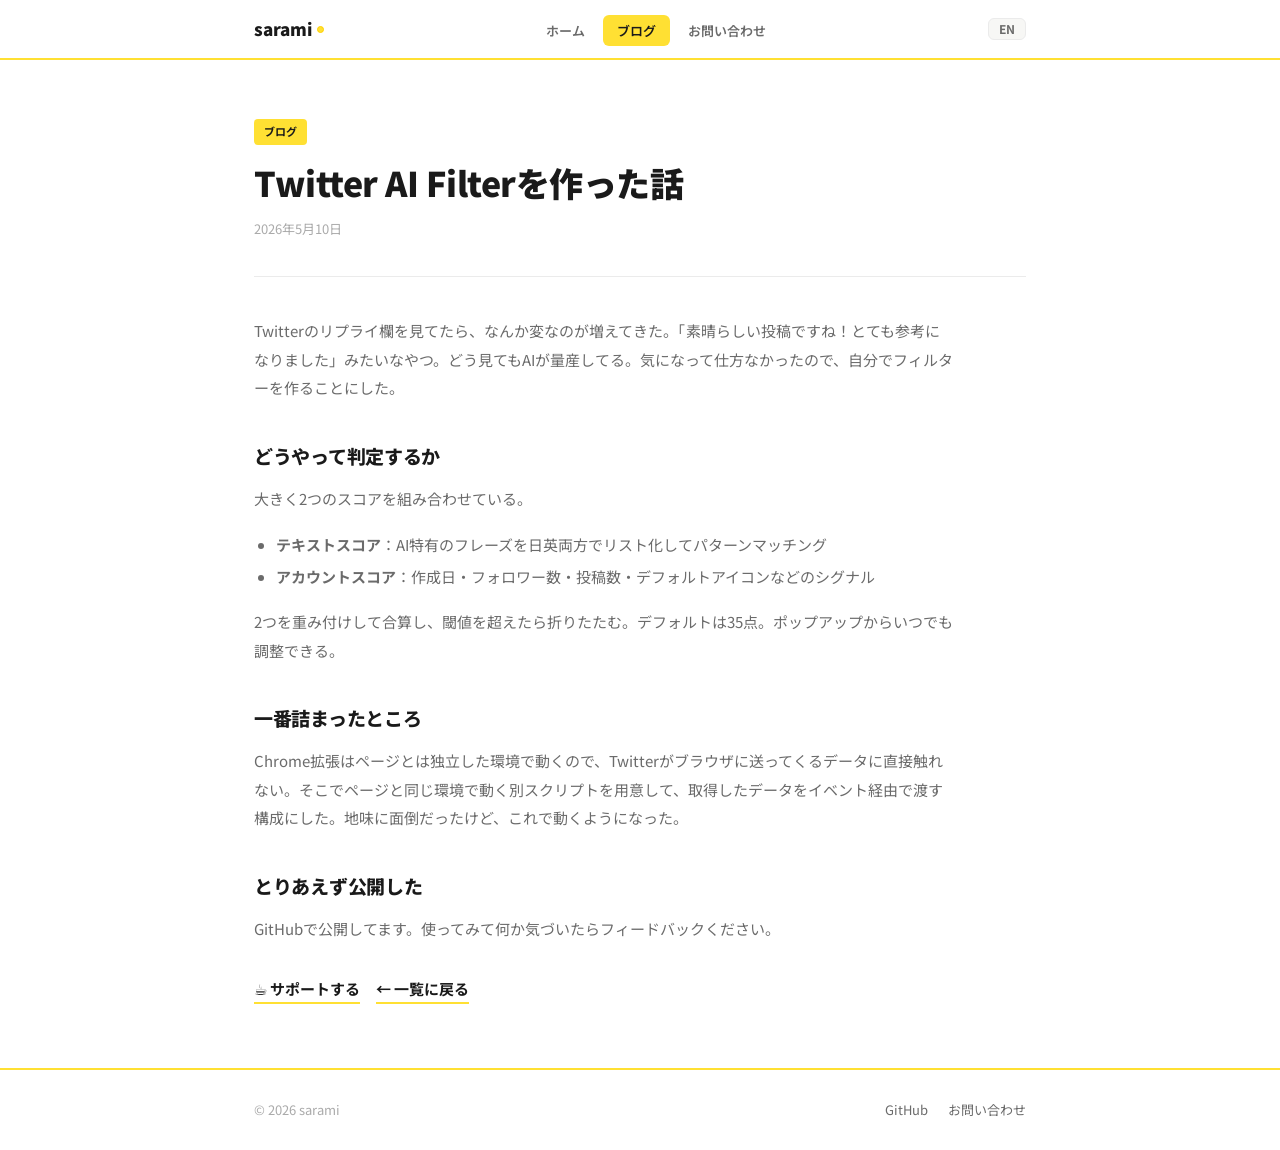
<file: blog/twitter-ai-filter-intro.html>
<!DOCTYPE html>
<html lang="ja">
<head>
  <meta charset="UTF-8">
  <meta name="viewport" content="width=device-width, initial-scale=1.0">
  <title>Twitter AI Filterを作った話 — sarami</title>
  <meta name="description" content="XのタイムラインにあふれるAI生成リプライを自動検出して折りたたむChrome拡張機能「Twitter AI Filter」を作った経緯と仕組みを解説。無料で使えます。">
  <meta name="author" content="sarami">
  <link rel="canonical" href="https://sarami29meat.github.io/blog/twitter-ai-filter-intro.html">
  <meta property="og:type" content="article">
  <meta property="og:url" content="https://sarami29meat.github.io/blog/twitter-ai-filter-intro.html">
  <meta property="og:title" content="Twitter AI Filterを作った話 — sarami">
  <meta property="og:description" content="XのタイムラインにあふれるAI生成リプライを自動検出して折りたたむChrome拡張機能を作った経緯と仕組みを解説。無料で使えます。">
  <meta property="og:site_name" content="sarami">
  <meta property="og:locale" content="ja_JP">
  <meta name="twitter:card" content="summary_large_image">
  <meta name="twitter:title" content="Twitter AI Filterを作った話 — sarami">
  <meta name="twitter:description" content="XのAI生成リプライを自動検出して折りたたむChrome拡張機能を作った話。無料で使えます。">
  <link rel="icon" type="image/x-icon" href="../favicon.ico">
  <link rel="icon" type="image/svg+xml" href="../icon.svg">
  <link rel="preconnect" href="https://fonts.googleapis.com">
  <link href="https://fonts.googleapis.com/css2?family=Noto+Sans+JP:wght@400;500;700;900&family=Fira+Code:wght@400&display=swap" rel="stylesheet">
  <link rel="stylesheet" href="../css/style.css">
  <!-- Google tag (gtag.js) -->
  <script async src="https://www.googletagmanager.com/gtag/js?id=G-NRNSLRMSQV"></script>
  <script>
    window.dataLayer = window.dataLayer || [];
    function gtag(){dataLayer.push(arguments);}
    gtag('js', new Date());
    gtag('config', 'G-NRNSLRMSQV');
  </script>
</head>
<body>

<nav>
  <div class="nav-inner">
    <a class="nav-logo" href="../index.html">sarami <span class="nav-logo-dot"></span></a>
    <ul class="nav-links">
      <li><a href="../index.html" data-i18n="nav-home">ホーム</a></li>
      <li><a href="index.html" class="active" data-i18n="nav-blog">ブログ</a></li>
      <li><a href="../contact.html" data-i18n="nav-contact">お問い合わせ</a></li>
    </ul>
    <div class="nav-right">
      <button id="lang-toggle">EN</button>
      <div class="nav-burger"><span></span><span></span><span></span></div>
    </div>
  </div>
</nav>

<main>
  <div class="wrap">
    <div class="post-hd">
      <span class="post-hd-tag" data-i18n="nav-blog">ブログ</span>
      <!-- ja -->
      <div class="post-lang ja-content">
        <h1>Twitter AI Filterを作った話</h1>
        <p class="post-hd-meta">2026年5月10日</p>
      </div>
      <!-- en -->
      <div class="post-lang en-content" style="display:none;">
        <h1>How I Built Twitter AI Filter</h1>
        <p class="post-hd-meta">May 10, 2026</p>
      </div>
    </div>

    <!-- Japanese -->
    <article class="post-body post-lang ja-content">
      <p>Twitterのリプライ欄を見てたら、なんか変なのが増えてきた。「素晴らしい投稿ですね！とても参考になりました」みたいなやつ。どう見てもAIが量産してる。気になって仕方なかったので、自分でフィルターを作ることにした。</p>
      <h2>どうやって判定するか</h2>
      <p>大きく2つのスコアを組み合わせている。</p>
      <ul>
        <li><strong>テキストスコア</strong>：AI特有のフレーズを日英両方でリスト化してパターンマッチング</li>
        <li><strong>アカウントスコア</strong>：作成日・フォロワー数・投稿数・デフォルトアイコンなどのシグナル</li>
      </ul>
      <p>2つを重み付けして合算し、閾値を超えたら折りたたむ。デフォルトは35点。ポップアップからいつでも調整できる。</p>
      <h2>一番詰まったところ</h2>
      <p>Chrome拡張はページとは独立した環境で動くので、Twitterがブラウザに送ってくるデータに直接触れない。そこでページと同じ環境で動く別スクリプトを用意して、取得したデータをイベント経由で渡す構成にした。地味に面倒だったけど、これで動くようになった。</p>
      <h2>とりあえず公開した</h2>
      <p>GitHubで公開してます。使ってみて何か気づいたらフィードバックください。</p>
      <div class="post-foot-links">
        <a href="../contact.html">☕ サポートする</a>
        <a href="index.html">← 一覧に戻る</a>
      </div>
    </article>

    <!-- English -->
    <article class="post-body post-lang en-content" style="display:none;">
      <p>I noticed something weird in Twitter's reply section — the kind of comments that scream "素晴らしい投稿ですね！" (Great post!) in that unmistakable AI way. It was clearly being mass-produced. It bothered me enough that I decided to build my own filter.</p>
      <h2>How detection works</h2>
      <p>Two scores combined:</p>
      <ul>
        <li><strong>Text score</strong>: pattern matching against a list of AI-typical phrases in both Japanese and English</li>
        <li><strong>Account score</strong>: signals like account age, follower count, post count, default profile icon</li>
      </ul>
      <p>Both are weighted and summed. If the total exceeds a threshold (default: 35/100), the reply is folded. You can adjust the threshold anytime from the popup.</p>
      <h2>The tricky part</h2>
      <p>Chrome extensions run in an isolated environment, so they can't directly access data Twitter loads in the page. I worked around this by injecting a script that runs in the same environment as the page itself, then passes data across via custom events. A bit fiddly, but it works.</p>
      <h2>It's out there</h2>
      <p>It's on GitHub. Try it out and let me know what you think.</p>
      <div class="post-foot-links">
        <a href="../contact.html">☕ Support</a>
        <a href="index.html">← Back to blog</a>
      </div>
    </article>
  </div>
</main>

<footer>
  <div class="wrap">
    <div class="foot-inner">
      <span class="foot-copy">© 2026 sarami</span>
      <div class="foot-links">
        <a href="https://github.com/sarami29meat" target="_blank">GitHub</a>
        <a href="../contact.html" data-i18n="nav-contact">お問い合わせ</a>
      </div>
    </div>
  </div>
</footer>

<script src="../js/main.js"></script>
<script>
  // ブログ記事の言語切り替え
  function updatePostLang() {
    const lang = localStorage.getItem('sarami_lang') || 'ja';
    document.querySelectorAll('.ja-content').forEach(el => el.style.display = lang === 'ja' ? '' : 'none');
    document.querySelectorAll('.en-content').forEach(el => el.style.display = lang === 'en' ? '' : 'none');
  }
  updatePostLang();
  document.getElementById('lang-toggle').addEventListener('click', updatePostLang);
</script>
</body>
</html>
</file>
<file: css/style.css>
*, *::before, *::after { box-sizing: border-box; margin: 0; padding: 0; }

:root {
  --yellow:  #FFE033;
  --yellowh: #FFD000;
  --bg:      #FFFFFF;
  --bg2:     #F7F7F5;
  --text:    #1A1A1A;
  --sub:     #6B6B6B;
  --muted:   #AAAAAA;
  --border:  #EBEBEB;
  --r:       10px;
  --font:    'Noto Sans JP', 'Hiragino Sans', system-ui, sans-serif;
}

html { scroll-behavior: smooth; }

body {
  background: var(--bg);
  color: var(--text);
  font-family: var(--font);
  font-size: 15px;
  line-height: 1.8;
  -webkit-font-smoothing: antialiased;
}

a { color: inherit; text-decoration: none; }

/* ===== Nav ===== */
nav {
  background: var(--bg);
  border-bottom: 2px solid var(--yellow);
  position: sticky;
  top: 0;
  z-index: 100;
}

.nav-inner {
  max-width: 820px;
  margin: 0 auto;
  padding: 0 24px;
  height: 58px;
  display: flex;
  align-items: center;
  justify-content: space-between;
}

.nav-logo {
  font-size: 17px;
  font-weight: 900;
  color: var(--text);
  display: flex;
  align-items: center;
  gap: 5px;
}

.nav-logo-dot {
  width: 7px;
  height: 7px;
  background: var(--yellow);
  border-radius: 50%;
  display: inline-block;
  border: 1px solid var(--yellowh);
}

.nav-links {
  list-style: none;
  display: flex;
  gap: 4px;
}

.nav-links a {
  font-size: 13px;
  font-weight: 600;
  color: var(--sub);
  padding: 6px 14px;
  border-radius: 6px;
  transition: background 0.15s, color 0.15s;
}

.nav-links a:hover { background: var(--bg2); color: var(--text); }
.nav-links a.active { background: var(--yellow); color: var(--text); }

.nav-right {
  display: flex;
  align-items: center;
  gap: 12px;
}

#lang-toggle {
  font-size: 12px;
  font-weight: 700;
  font-family: var(--font);
  color: var(--sub);
  background: var(--bg2);
  border: 1.5px solid var(--border);
  border-radius: 6px;
  padding: 4px 10px;
  cursor: pointer;
  transition: background 0.15s, border-color 0.15s, color 0.15s;
  line-height: 1;
}

#lang-toggle:hover {
  background: var(--yellow);
  border-color: var(--yellowh);
  color: var(--text);
}

.nav-burger {
  display: none;
  flex-direction: column;
  gap: 5px;
  cursor: pointer;
}

.nav-burger span {
  display: block;
  width: 22px;
  height: 2px;
  background: var(--sub);
  border-radius: 2px;
}

/* ===== Layout ===== */
.wrap {
  max-width: 820px;
  margin: 0 auto;
  padding: 0 24px;
}

/* ===== Hero ===== */
.hero {
  padding: 80px 0 72px;
  border-bottom: 1px solid var(--border);
}

.hero-eyebrow {
  font-size: 13px;
  font-weight: 700;
  color: var(--sub);
  margin-bottom: 20px;
  display: flex;
  align-items: center;
  gap: 8px;
}

.hero-eyebrow::before {
  content: '';
  display: inline-block;
  width: 20px;
  height: 2px;
  background: var(--yellow);
  border-radius: 2px;
}

.hero h1 {
  font-size: clamp(34px, 5.5vw, 54px);
  font-weight: 900;
  line-height: 1.2;
  letter-spacing: -1.5px;
  color: var(--text);
  margin-bottom: 22px;
}

.hero-body {
  font-size: 16px;
  color: var(--sub);
  max-width: 460px;
  margin-bottom: 40px;
  line-height: 1.85;
}

.hero-actions {
  display: flex;
  gap: 10px;
  flex-wrap: wrap;
  align-items: center;
}

/* ===== Buttons ===== */
.btn-primary {
  display: inline-flex;
  align-items: center;
  gap: 6px;
  background: var(--yellow);
  color: var(--text);
  font-size: 14px;
  font-weight: 700;
  padding: 11px 22px;
  border-radius: var(--r);
  border: 1.5px solid var(--yellowh);
  transition: background 0.15s, transform 0.1s;
  font-family: var(--font);
  cursor: pointer;
}

.btn-primary:hover { background: var(--yellowh); transform: translateY(-1px); }

.btn-yellow {
  display: inline-flex;
  align-items: center;
  gap: 6px;
  background: var(--yellow);
  color: var(--text);
  font-size: 14px;
  font-weight: 700;
  padding: 11px 22px;
  border-radius: var(--r);
  border: 1.5px solid var(--yellowh);
  transition: background 0.15s;
  font-family: var(--font);
  cursor: pointer;
}

.btn-yellow:hover { background: var(--yellowh); }

.btn-ghost {
  display: inline-flex;
  align-items: center;
  gap: 6px;
  background: var(--bg2);
  color: var(--text);
  font-size: 14px;
  font-weight: 700;
  padding: 11px 22px;
  border-radius: var(--r);
  border: 1.5px solid var(--border);
  transition: border-color 0.15s, background 0.15s;
}

.btn-ghost:hover { border-color: #bbb; background: #efefef; }

/* ===== Section ===== */
.sec {
  padding: 64px 0;
  border-bottom: 1px solid var(--border);
}

.sec-head { margin-bottom: 28px; }

.sec-label {
  display: inline-block;
  font-size: 11px;
  font-weight: 700;
  color: var(--text);
  text-transform: uppercase;
  letter-spacing: 1px;
  margin-bottom: 10px;
  background: var(--yellow);
  padding: 2px 10px;
  border-radius: 4px;
}

.sec-title {
  font-size: 22px;
  font-weight: 900;
  color: var(--text);
  letter-spacing: -0.5px;
}

/* ===== Tools ===== */
.tools-grid {
  display: grid;
  grid-template-columns: repeat(auto-fill, minmax(260px, 1fr));
  gap: 12px;
}

.tool-card {
  background: var(--bg2);
  border: 1.5px solid var(--border);
  border-radius: var(--r);
  padding: 24px;
  display: flex;
  flex-direction: column;
  gap: 10px;
  transition: border-color 0.15s, box-shadow 0.15s, transform 0.15s;
  cursor: pointer;
  color: inherit;
}

.tool-card:hover {
  border-color: var(--yellowh);
  box-shadow: 0 4px 16px rgba(0,0,0,0.08);
  transform: translateY(-2px);
}

.tool-top {
  display: flex;
  align-items: center;
  justify-content: space-between;
}

.tool-icon { font-size: 26px; line-height: 1; }

.tool-live {
  font-size: 11px;
  font-weight: 700;
  color: #16a34a;
  background: #f0fdf4;
  border: 1px solid #bbf7d0;
  padding: 2px 9px;
  border-radius: 20px;
}

.tool-name {
  font-size: 15px;
  font-weight: 800;
  color: var(--text);
}

.tool-desc {
  font-size: 13px;
  color: var(--sub);
  line-height: 1.65;
  flex: 1;
}

.tool-foot {
  display: flex;
  gap: 8px;
  margin-top: 6px;
}

.tool-link {
  font-size: 12px;
  font-weight: 600;
  color: var(--sub);
  background: var(--bg);
  border: 1.5px solid var(--border);
  padding: 4px 12px;
  border-radius: 6px;
  transition: background 0.15s, border-color 0.15s, color 0.15s;
}

.tool-link:hover {
  background: var(--yellow);
  border-color: var(--yellowh);
  color: var(--text);
}

/* ===== Contact CTA ===== */
.sec-contact {
  padding: 56px 0;
  background: var(--yellow);
  border-top: 1.5px solid var(--yellowh);
}

.contact-cta {
  display: flex;
  align-items: center;
  justify-content: space-between;
  gap: 24px;
  flex-wrap: wrap;
}

.contact-cta-title {
  font-size: 20px;
  font-weight: 900;
  color: var(--text);
  margin-bottom: 6px;
  letter-spacing: -0.3px;
}

.contact-cta-sub {
  font-size: 14px;
  color: #555;
  line-height: 1.65;
}

.contact-cta-actions {
  display: flex;
  gap: 10px;
  flex-wrap: wrap;
  flex-shrink: 0;
}

.contact-cta-actions .btn-primary {
  background: var(--text);
  color: #fff;
  border-color: var(--text);
}

.contact-cta-actions .btn-primary:hover {
  background: #333;
  border-color: #333;
}

.contact-cta-actions .btn-ghost {
  background: #fff;
  border-color: var(--yellowh);
}

.contact-cta-actions .btn-ghost:hover {
  background: #f5f5f5;
}

@media (max-width: 600px) {
  .contact-cta { flex-direction: column; }
  .contact-cta-actions { width: 100%; }
  .contact-cta-actions .btn-primary,
  .contact-cta-actions .btn-ghost { flex: 1; justify-content: center; }
}

/* ===== Posts list ===== */
.posts-list { border-top: 1px solid var(--border); }

.post-row {
  display: flex;
  align-items: center;
  justify-content: space-between;
  gap: 16px;
  padding: 16px 0;
  border-bottom: 1px solid var(--border);
  transition: padding-left 0.15s;
  cursor: pointer;
}

.post-row:hover { padding-left: 8px; }

.post-row-title {
  font-size: 14px;
  font-weight: 600;
  color: var(--text);
}

.post-row-date {
  font-size: 12px;
  color: var(--muted);
  white-space: nowrap;
  flex-shrink: 0;
}

.more-link {
  display: inline-flex;
  align-items: center;
  gap: 4px;
  font-size: 13px;
  font-weight: 700;
  color: var(--text);
  margin-top: 20px;
  padding-bottom: 2px;
  border-bottom: 2px solid var(--yellow);
  transition: border-color 0.15s;
}

.more-link:hover { border-color: var(--yellowh); }

/* ===== Page header ===== */
.page-hd {
  padding: 56px 0 40px;
  border-bottom: 1px solid var(--border);
  margin-bottom: 40px;
}

.page-hd h1 {
  font-size: clamp(26px, 4vw, 36px);
  font-weight: 900;
  color: var(--text);
  letter-spacing: -0.5px;
  margin-bottom: 8px;
}

.page-hd-sub { font-size: 14px; color: var(--sub); }

/* ===== Blog list ===== */
.blog-list { border-top: 1px solid var(--border); }

.blog-card {
  padding: 24px 0;
  border-bottom: 1px solid var(--border);
}

.blog-card-tag {
  display: inline-block;
  font-size: 11px;
  font-weight: 700;
  background: var(--yellow);
  color: var(--text);
  padding: 2px 9px;
  border-radius: 4px;
  margin-bottom: 10px;
}

.blog-card-title {
  font-size: 17px;
  font-weight: 800;
  color: var(--text);
  margin-bottom: 6px;
  line-height: 1.45;
}

.blog-card-title a:hover { opacity: 0.7; }

.blog-card-excerpt {
  font-size: 13px;
  color: var(--sub);
  margin-bottom: 10px;
  line-height: 1.7;
}

.blog-card-date { font-size: 12px; color: var(--muted); }

/* ===== Contact ===== */
.contact-grid {
  display: grid;
  grid-template-columns: 1fr 1fr;
  gap: 16px;
}

.contact-box {
  background: var(--bg2);
  border: 1.5px solid var(--border);
  border-radius: var(--r);
  padding: 28px;
}

.contact-box-title {
  font-size: 15px;
  font-weight: 800;
  color: var(--text);
  margin-bottom: 8px;
}

.contact-box-sub {
  font-size: 13px;
  color: var(--sub);
  margin-bottom: 22px;
  line-height: 1.7;
}

.field { margin-bottom: 14px; }

.field label {
  display: block;
  font-size: 12px;
  font-weight: 700;
  color: var(--sub);
  margin-bottom: 6px;
}

.field input,
.field textarea {
  width: 100%;
  background: var(--bg);
  border: 1.5px solid var(--border);
  border-radius: 8px;
  padding: 10px 14px;
  color: var(--text);
  font-size: 14px;
  font-family: var(--font);
  outline: none;
  transition: border-color 0.15s;
}

.field input:focus,
.field textarea:focus { border-color: var(--text); }

.field textarea { height: 110px; resize: vertical; }

.donate-box {
  display: flex;
  flex-direction: column;
  align-items: center;
  justify-content: center;
  text-align: center;
  gap: 14px;
}

.donate-icon { font-size: 38px; }
.donate-title { font-size: 15px; font-weight: 800; color: var(--text); }
.donate-sub { font-size: 13px; color: var(--sub); line-height: 1.75; }

.bmc-btn {
  display: inline-flex;
  align-items: center;
  gap: 8px;
  background: var(--yellow);
  color: var(--text);
  font-size: 14px;
  font-weight: 700;
  padding: 11px 22px;
  border-radius: var(--r);
  border: 1.5px solid var(--yellowh);
  transition: background 0.15s;
  font-family: var(--font);
}

.bmc-btn:hover { background: var(--yellowh); }

/* ===== Post content ===== */
.post-hd {
  padding: 56px 0 36px;
  border-bottom: 1px solid var(--border);
  margin-bottom: 40px;
}

.post-hd-tag {
  display: inline-block;
  font-size: 11px;
  font-weight: 700;
  background: var(--yellow);
  color: var(--text);
  padding: 3px 10px;
  border-radius: 4px;
  margin-bottom: 16px;
}

.post-hd h1 {
  font-size: clamp(24px, 4vw, 34px);
  font-weight: 900;
  color: var(--text);
  letter-spacing: -0.5px;
  line-height: 1.3;
  margin-bottom: 12px;
}

.post-hd-meta { font-size: 13px; color: var(--muted); }

.post-body { max-width: 700px; padding-bottom: 64px; }

.post-body p { color: var(--sub); margin-bottom: 18px; line-height: 1.9; }
.post-body h2 { font-size: 19px; font-weight: 800; color: var(--text); margin: 36px 0 12px; letter-spacing: -0.3px; }
.post-body h3 { font-size: 16px; font-weight: 700; color: var(--text); margin: 26px 0 8px; }
.post-body ul, .post-body ol { padding-left: 22px; color: var(--sub); margin-bottom: 18px; }
.post-body li { margin-bottom: 6px; line-height: 1.75; }
.post-body a { color: var(--text); font-weight: 700; border-bottom: 2px solid var(--yellow); transition: background 0.15s, padding 0.1s; }
.post-body a:hover { background: var(--yellow); padding: 0 3px; }
.post-body code {
  font-size: 12px;
  background: var(--bg2);
  border: 1px solid var(--border);
  padding: 2px 7px;
  border-radius: 4px;
  color: var(--text);
}
.post-body pre {
  background: #1c1c1c;
  border-radius: var(--r);
  padding: 20px;
  overflow-x: auto;
  margin-bottom: 20px;
}
.post-body pre code { background: none; border: none; padding: 0; color: #ddd; font-size: 13px; }
.post-foot-links { display: flex; gap: 16px; margin-top: 32px; }

/* ===== Footer ===== */
footer {
  border-top: 2px solid var(--yellow);
  padding: 28px 0;
}

.foot-inner {
  display: flex;
  align-items: center;
  justify-content: space-between;
  flex-wrap: wrap;
  gap: 12px;
}

.foot-copy { font-size: 13px; color: var(--muted); }

.foot-links { display: flex; gap: 20px; }

.foot-links a {
  font-size: 13px;
  color: var(--sub);
  transition: color 0.15s;
}

.foot-links a:hover { color: var(--text); }

/* ===== スロットカウンターステージ（平成スタイル） ===== */
.counter-stage {
  text-align: center;
  padding: 24px 0 28px;
  max-width: 360px;
  margin: 0 auto;
  border: 3px solid #FF69B4;
  background: #FFFDE7;
  box-shadow: 4px 4px 0 #FF69B4;
}

.kira-marquee {
  display: block;
  color: #FF0080;
  font-size: 15px;
  letter-spacing: 3px;
  margin: 0;
}

.counter-eyebrow {
  font-size: 13px;
  font-weight: bold;
  color: #0000CC;
  margin: 10px 0 12px;
  letter-spacing: 0.1em;
}

.counter-dot {
  width: 8px;
  height: 8px;
  border-radius: 50%;
  background: #4caf50;
  display: inline-block;
  animation: pulse-dot 2s infinite;
}

@keyframes pulse-dot {
  0%   { box-shadow: 0 0 0 0 rgba(76,175,80,0.5); }
  70%  { box-shadow: 0 0 0 6px rgba(76,175,80,0); }
  100% { box-shadow: 0 0 0 0 rgba(76,175,80,0); }
}

.counter-label {
  margin-top: 12px;
  font-size: 13px;
  font-weight: bold;
  color: #CC0066;
  animation: blink-label 1s step-end infinite;
}

@keyframes blink-label {
  0%, 100% { visibility: visible; }
  50%       { visibility: hidden; }
}

.hero-sep {
  width: 48px;
  height: 2px;
  background: var(--border);
  margin: 36px 0;
}

/* ===== キリ番オーバーレイ（平成レトロ） ===== */

/* ===== スロット数字（LCD液晶スタイル） ===== */
.digit-display {
  display: flex;
  gap: 4px;
  align-items: center;
  justify-content: center;
  background: #000820;
  border: 3px solid #00CCFF;
  box-shadow: 0 0 0 2px #003366, 0 0 20px rgba(0,204,255,0.4), inset 0 0 12px rgba(0,0,0,0.8);
  padding: 8px 12px;
  display: inline-flex;
}

.digit-box {
  width: 52px;
  height: 72px;
  overflow: hidden;
  background: #000820;
  border-radius: 0;
  border: 1px solid #003366;
  position: relative;
}

.digit-box::before,
.digit-box::after {
  content: '';
  position: absolute;
  left: 0; right: 0;
  height: 14px;
  z-index: 2;
  pointer-events: none;
}
.digit-box::before { top: 0;    background: linear-gradient(to bottom, #000820, transparent); }
.digit-box::after  { bottom: 0; background: linear-gradient(to top,   #000820, transparent); }

.digit-reel {
  display: flex;
  flex-direction: column;
  will-change: transform;
}

.digit-reel span {
  height: 72px;
  line-height: 72px;
  text-align: center;
  font-family: 'Courier New', monospace;
  font-size: 44px;
  font-weight: 900;
  color: #00FF88;
  text-shadow: 0 0 8px #00FF88, 0 0 20px #00CC66;
  flex-shrink: 0;
  display: block;
}

/* ===== キリ番オーバーレイ（平成レトロ全開） ===== */
#kiriban-overlay {
  display: none;
  position: fixed;
  inset: 0;
  background: rgba(0,0,50,0.85);
  z-index: 9999;
  align-items: center;
  justify-content: center;
  padding: 20px;
}

#kiriban-box {
  background: #FFFDE7;
  border-radius: 0;
  padding: 0;
  max-width: 420px;
  width: 100%;
  text-align: center;
  animation: kiriban-in 0.35s cubic-bezier(0.34,1.56,0.64,1);
  outline: 4px solid #FF0080;
  outline-offset: 4px;
  box-shadow: 0 0 0 8px #FFD700, 0 0 0 12px #00CCFF, 8px 8px 0 #FF0080;
}

@keyframes kiriban-in {
  from { transform: scale(0.4) rotate(-8deg); opacity: 0; }
  to   { transform: scale(1)   rotate(0deg);  opacity: 1; }
}

/* 上部帯 */
#kiriban-box::before {
  content: '★ Congratulations!! ★';
  display: block;
  background: repeating-linear-gradient(90deg, #FF0080 0px, #FF0080 20px, #FFD700 20px, #FFD700 40px, #00CCFF 40px, #00CCFF 60px);
  color: #fff;
  font-weight: 900;
  font-size: 12px;
  letter-spacing: 0.15em;
  padding: 6px 0;
  text-shadow: 1px 1px 0 rgba(0,0,0,0.5);
}

#kiriban-inner {
  padding: 20px 24px 24px;
}

#kiriban-stars {
  font-size: 20px;
  letter-spacing: 6px;
  margin-bottom: 6px;
  animation: blink-label 0.6s step-end infinite;
  color: #FF0080;
}

#kiriban-emoji {
  font-size: 48px;
  margin-bottom: 4px;
  display: block;
  animation: kiriban-bounce 0.5s ease-in-out infinite alternate;
}

@keyframes kiriban-bounce {
  from { transform: translateY(0) scale(1); }
  to   { transform: translateY(-10px) scale(1.1); }
}

#kiriban-num {
  font-size: 40px;
  font-weight: 900;
  font-family: 'Courier New', monospace;
  background: #000820;
  color: #00FF88;
  text-shadow: 0 0 8px #00FF88;
  padding: 4px 16px;
  display: inline-block;
  margin-bottom: 12px;
  border: 2px solid #00CCFF;
  letter-spacing: 4px;
}

#kiriban-msg {
  font-size: 13px;
  line-height: 2.0;
  color: #333;
  margin-bottom: 16px;
  background: #fff;
  border: 2px dashed #FF0080;
  padding: 10px 12px;
  text-align: left;
}

#kiriban-close {
  background: #FF0080;
  color: #fff;
  border: 3px solid #FFD700;
  border-radius: 0;
  padding: 8px 28px;
  font-size: 14px;
  font-family: var(--font);
  font-weight: 900;
  cursor: pointer;
  letter-spacing: 0.12em;
  box-shadow: 3px 3px 0 #000;
  transition: transform 0.1s;
}

#kiriban-close:hover { transform: translate(2px, 2px); box-shadow: 1px 1px 0 #000; }

#kiriban-link {
  display: inline-block;
  background: #FFD700;
  color: #000;
  font-weight: 900;
  font-size: 14px;
  padding: 8px 20px;
  border: 3px solid #FF0080;
  text-decoration: none;
  box-shadow: 3px 3px 0 #000;
  margin-bottom: 10px;
  letter-spacing: 0.1em;
  animation: blink-label 0.8s step-end infinite;
}

#kiriban-link:hover { opacity: 0.85; }

/* ===== Mobile ===== */
@media (max-width: 600px) {
  .hero { padding: 56px 0 52px; }
  .nav-links { display: none; }
  .nav-links.open {
    display: flex;
    flex-direction: column;
    position: absolute;
    top: 58px; left: 0; right: 0;
    background: var(--bg);
    border-bottom: 1px solid var(--border);
    padding: 16px 24px;
    gap: 4px;
  }
  .nav-burger { display: flex; }
  .tools-grid { grid-template-columns: 1fr; }
  .contact-grid { grid-template-columns: 1fr; }
  .foot-inner { justify-content: center; text-align: center; }
}
</file>
